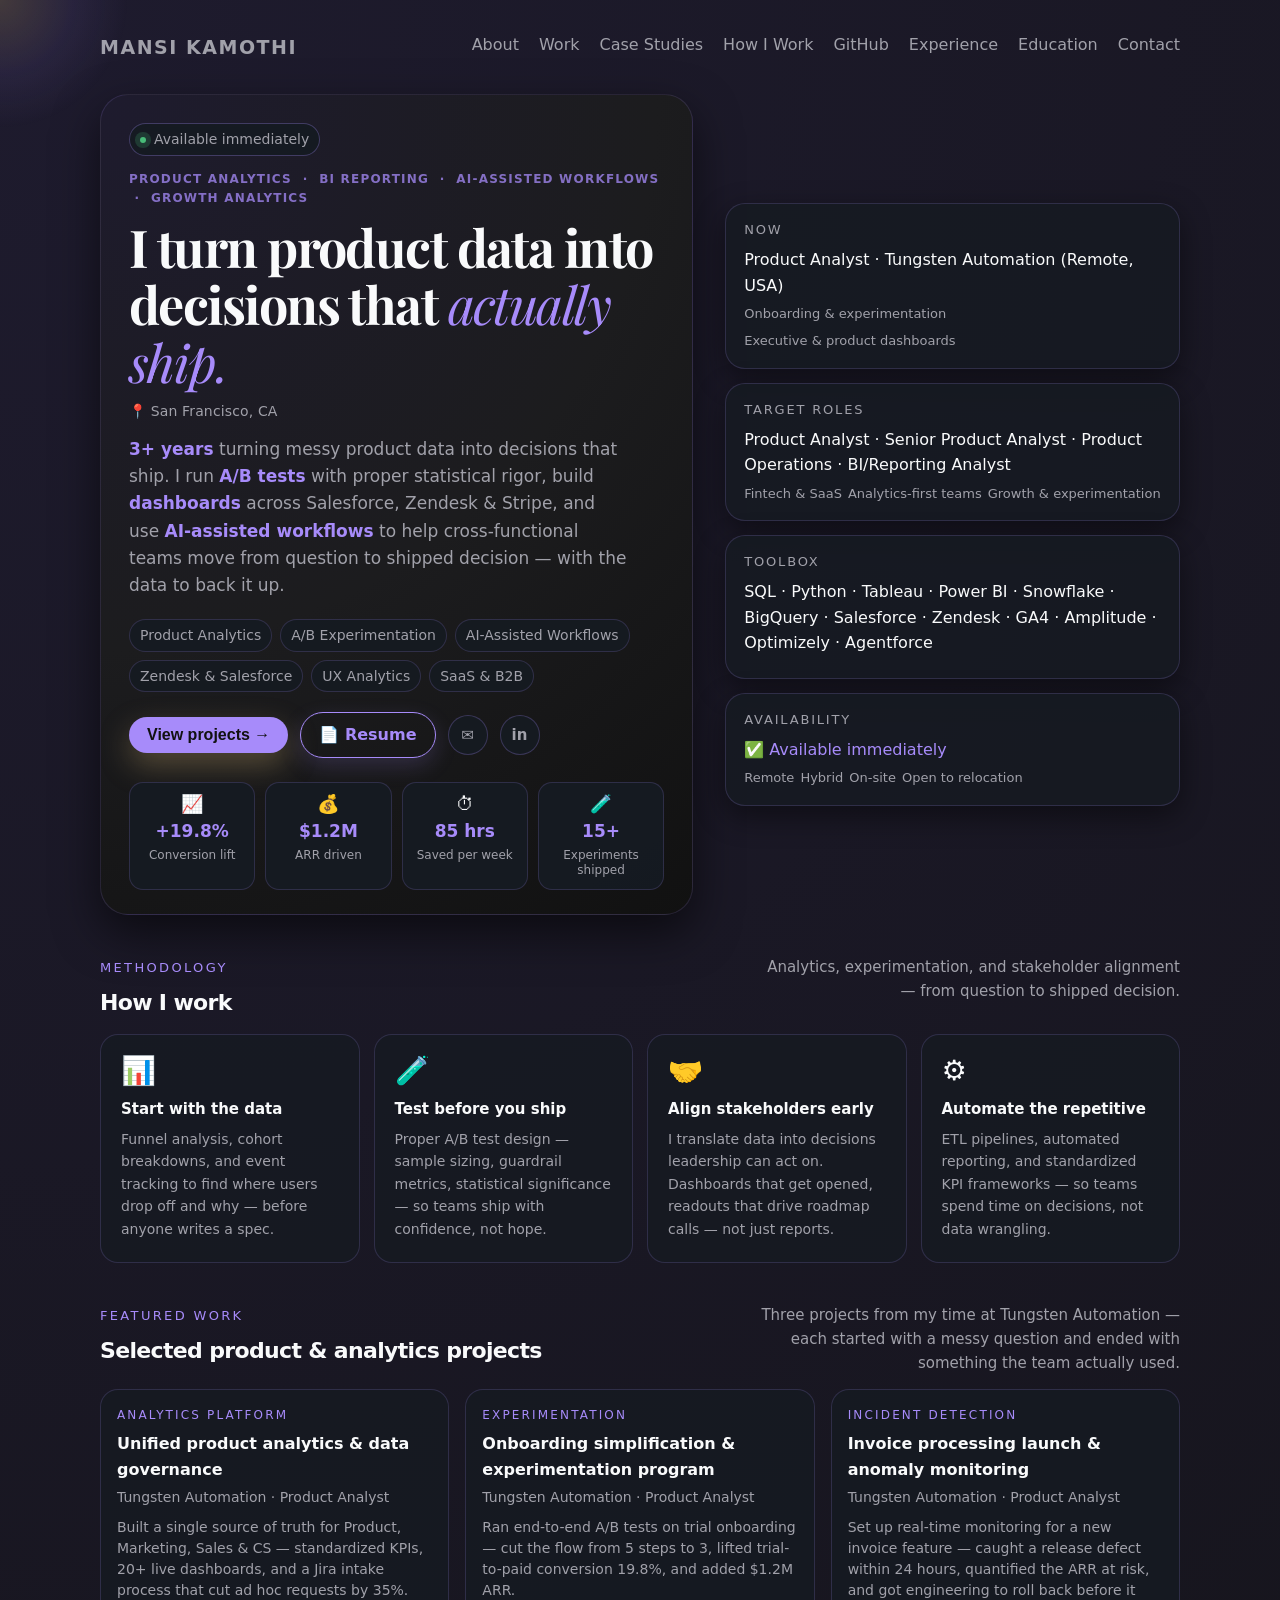
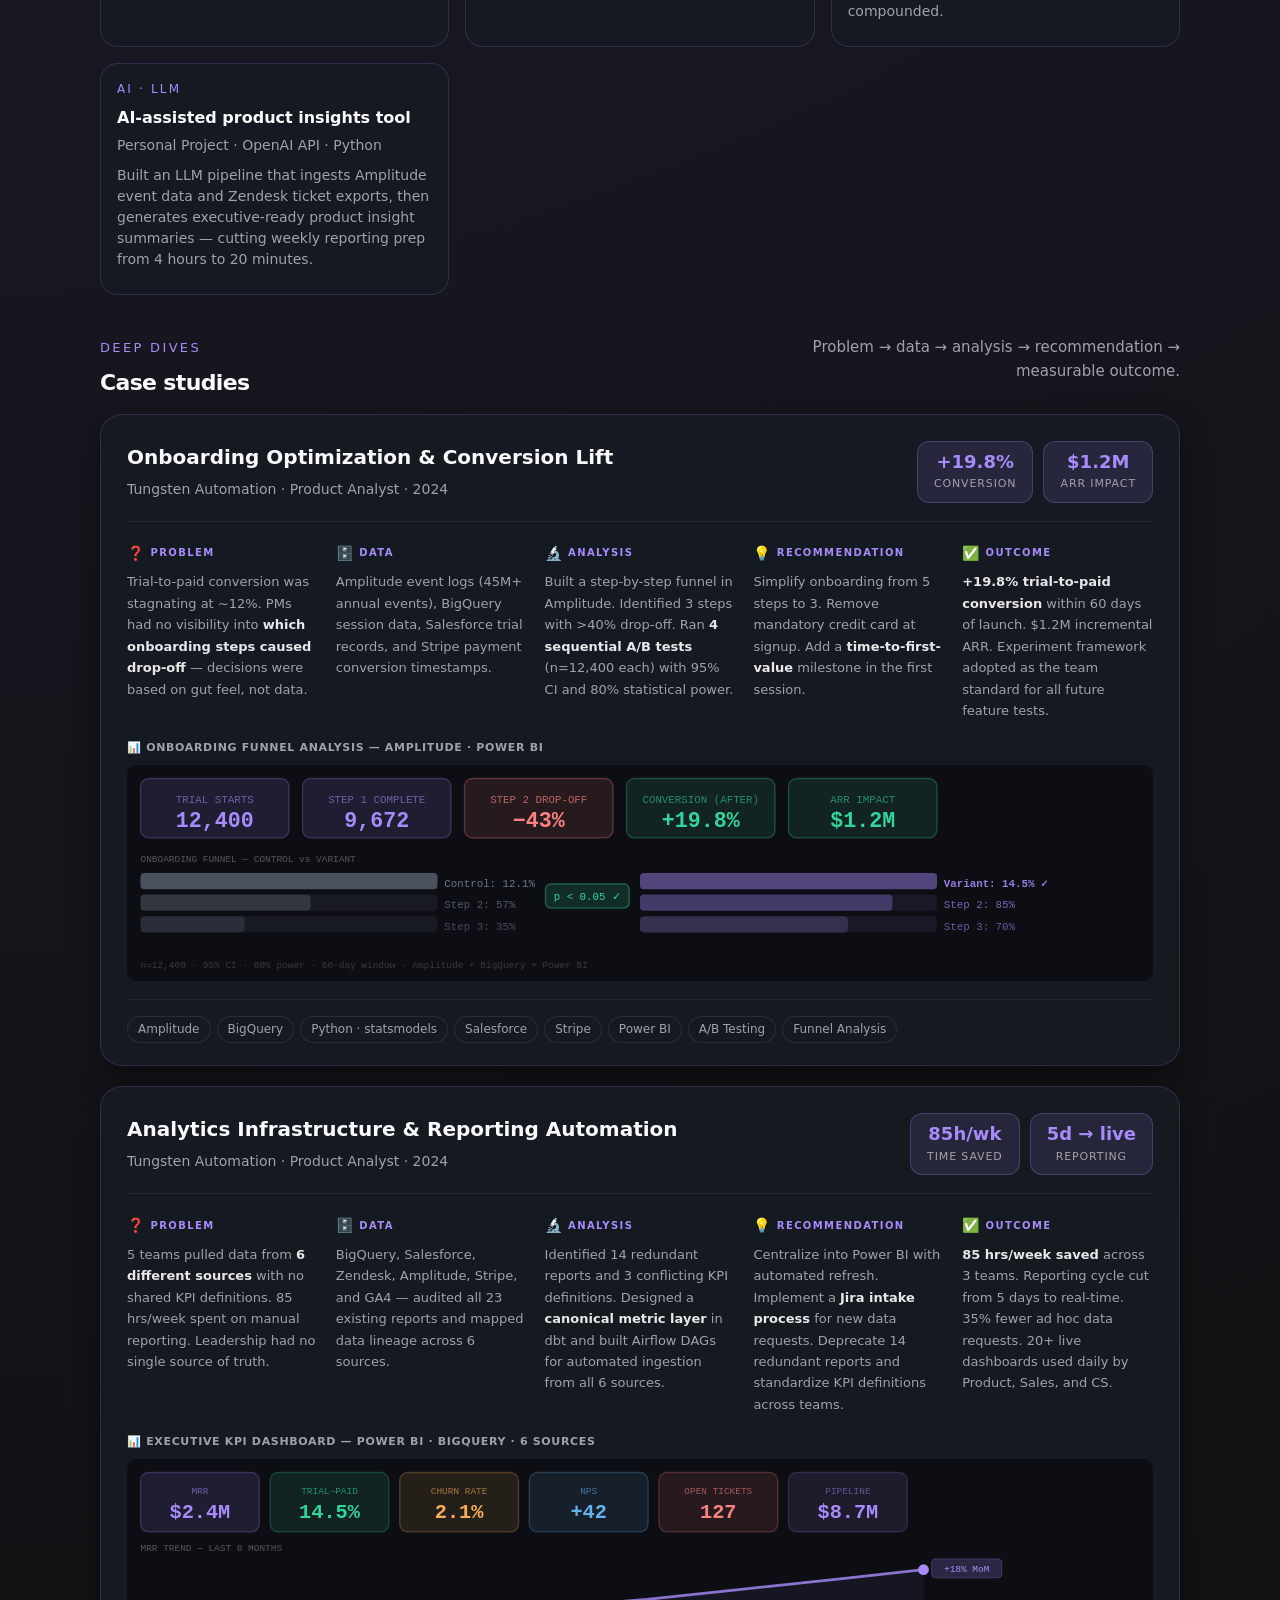
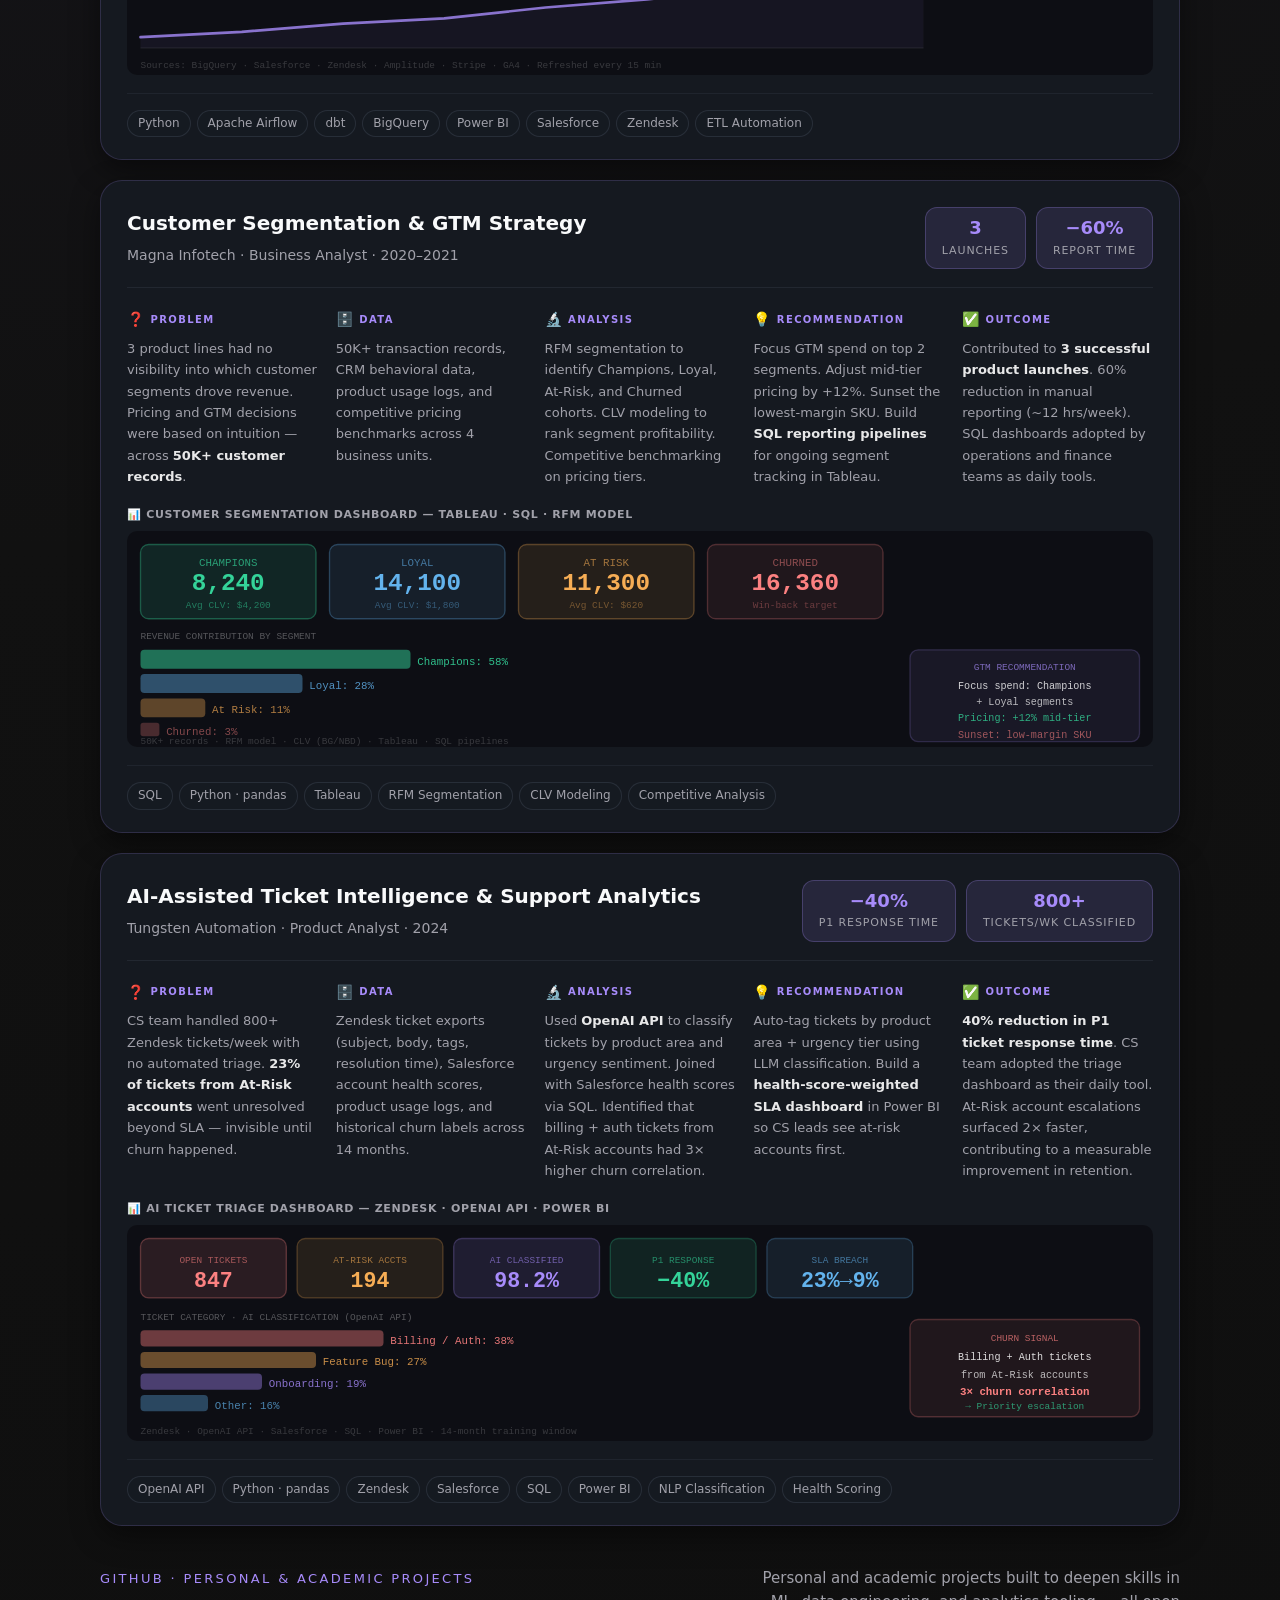
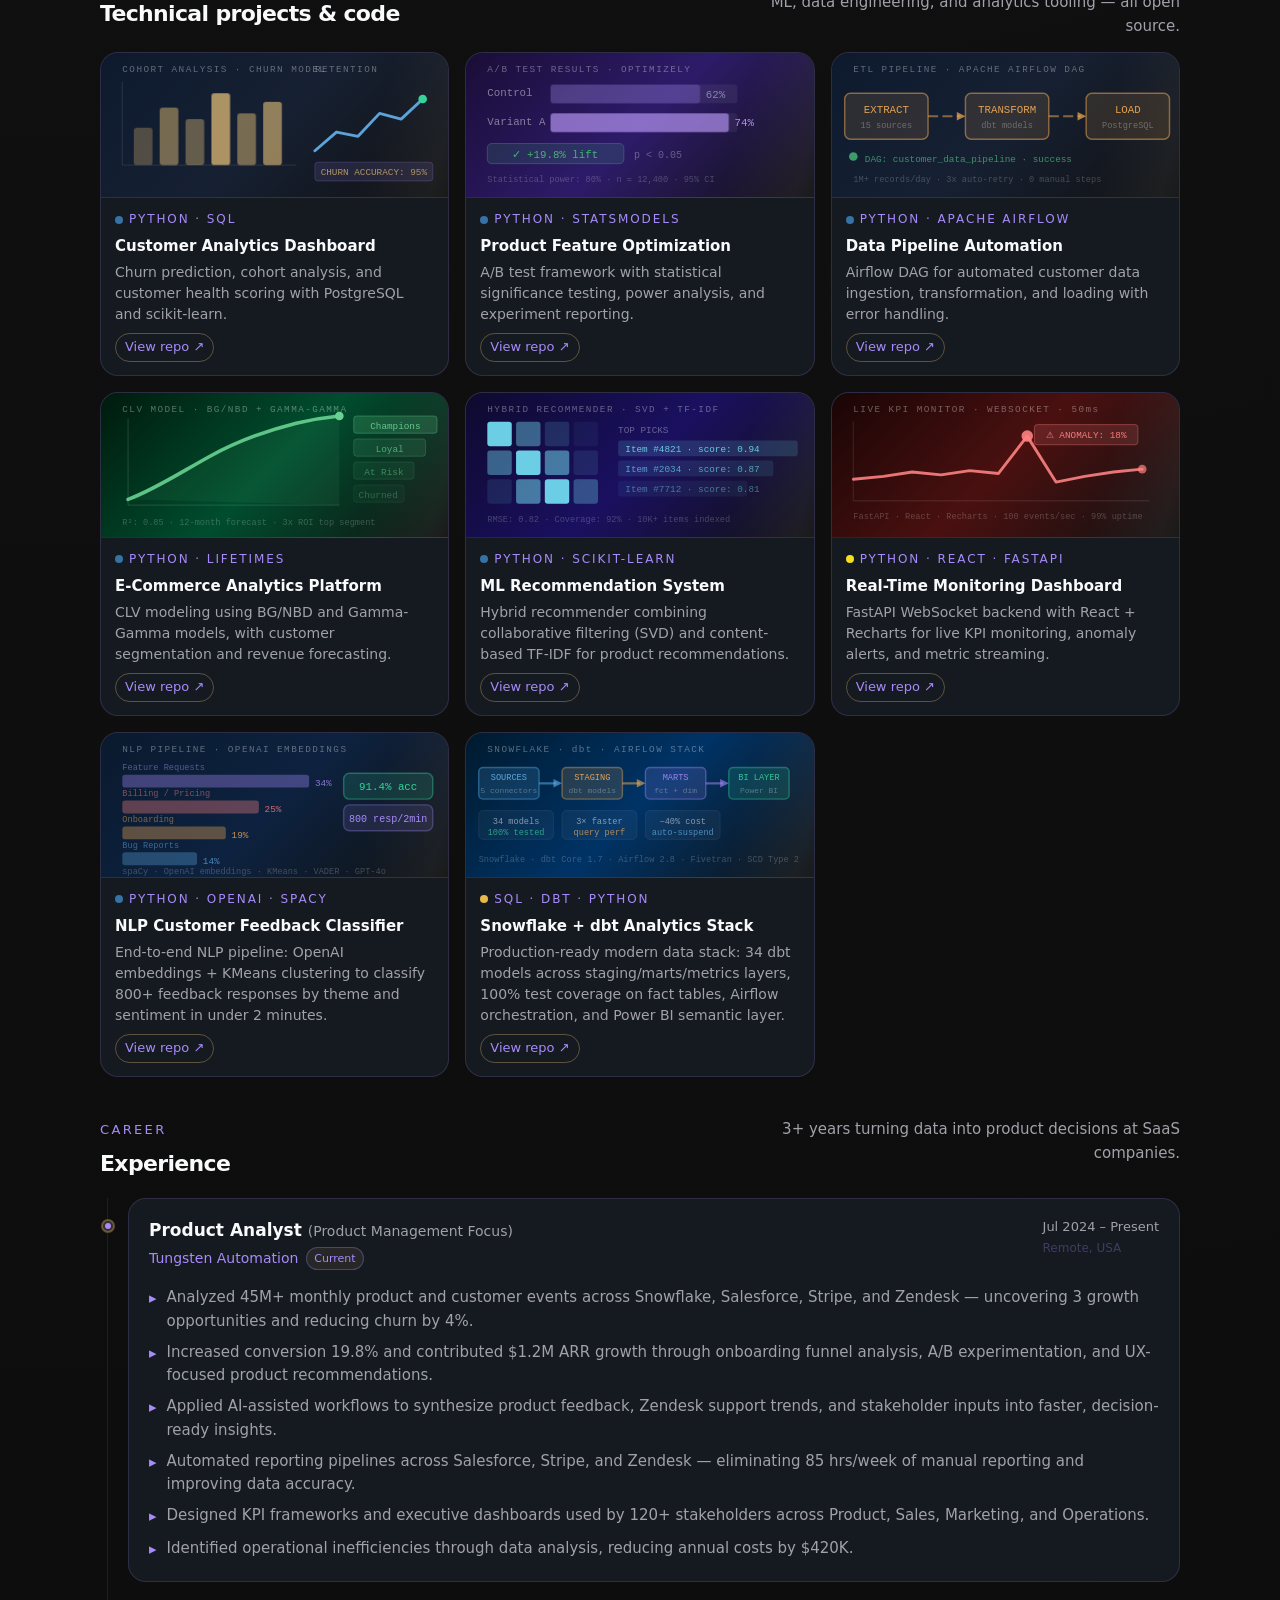
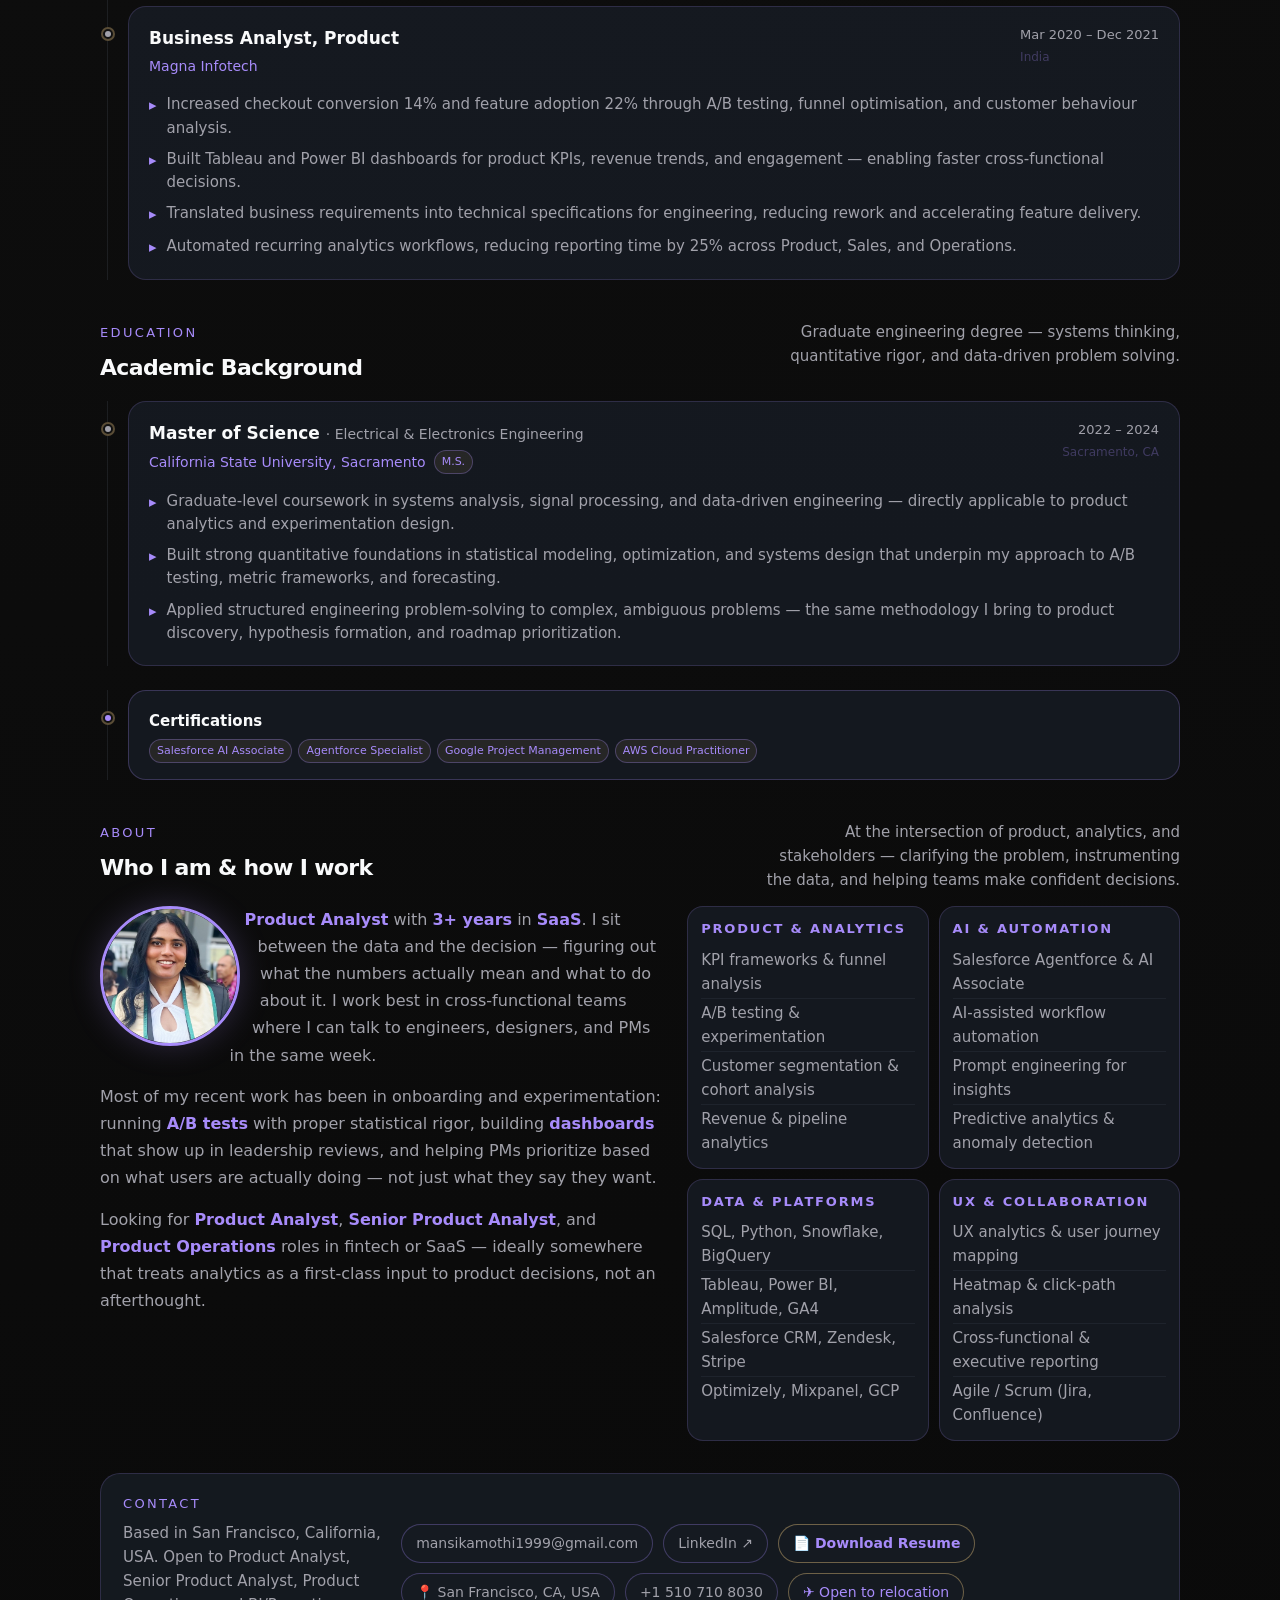
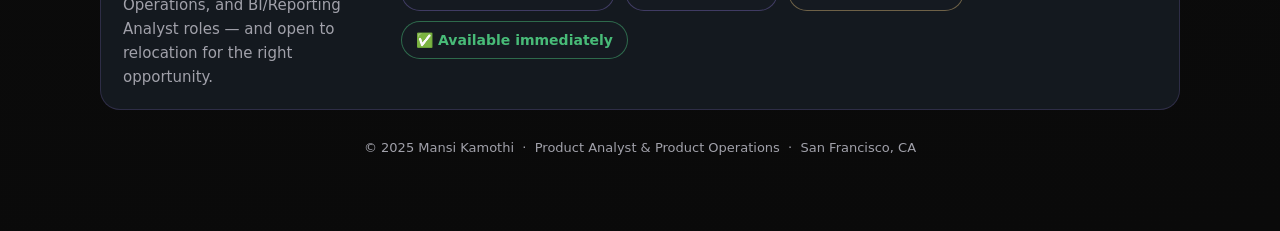
<file: index.html>
<!DOCTYPE html>
<html lang="en">
<head>
  <meta charset="UTF-8" />
  <meta name="viewport" content="width=device-width, initial-scale=1.0" />
  <link rel="preconnect" href="https://fonts.googleapis.com" />
  <link rel="preconnect" href="https://fonts.gstatic.com" crossorigin />
  <link href="https://fonts.googleapis.com/css2?family=Playfair+Display:ital,wght@0,600;0,700;1,400;1,600&display=swap" rel="stylesheet" />
  <title>Mansi Kamothi – Product Analyst | APM | Data Analyst Portfolio</title>
  <meta name="description" content="Mansi Kamothi — Product & Data Analyst with 3+ years in SaaS. Drove $1.2M ARR, 19.8% conversion lift, and 85 hrs/week saved. Open to APM and Product Analyst roles in fintech and SaaS." />
  <meta property="og:title" content="Mansi Kamothi – Product Analyst Portfolio" />
  <meta property="og:description" content="3+ years turning product data into decisions. $1.2M ARR · 19.8% conversion lift · 15+ experiments shipped. Open to APM & Product Analyst roles." />
  <meta property="og:type" content="website" />
  <meta name="twitter:card" content="summary" />
  <meta name="twitter:title" content="Mansi Kamothi – Product Analyst Portfolio" />
  <meta name="twitter:description" content="3+ years turning product data into decisions. $1.2M ARR · 19.8% conversion lift · 15+ experiments shipped." />
  <link rel="icon" href="data:image/svg+xml,<svg xmlns='http://www.w3.org/2000/svg' viewBox='0 0 100 100'><text y='.9em' font-size='90'>📊</text></svg>" />
  <style>
    /* ── Design tokens — Charcoal + Violet ── */
    :root {
      --bg: #111111;
      --bg-alt: #1c1c1e;
      --card: #1c1c1e;
      --accent: #a78bfa;
      --accent-2: #34d399;
      --accent-soft: rgba(167, 139, 250, 0.12);
      --text: #f9fafb;
      --muted: #a1a1aa;
      --border: rgba(167, 139, 250, 0.18);
      --shadow-soft: 0 18px 45px rgba(0,0,0,0.55);
      --shadow-subtle: 0 10px 30px rgba(0,0,0,0.45);
    }

    * { box-sizing: border-box; margin: 0; padding: 0; }

    body {
      font-family: system-ui, -apple-system, BlinkMacSystemFont, 'SF Pro Text', sans-serif;
      background: radial-gradient(circle at top left, #1e1b2e 0, #111111 45%, #0a0a0a 100%);
      color: var(--text);
      line-height: 1.6;
      -webkit-font-smoothing: antialiased;
      cursor: none;
    }

    a { color: inherit; text-decoration: none; }

    /* ── Scroll progress bar ── */
    #scroll-progress {
      position: fixed;
      top: 0; left: 0;
      height: 3px;
      width: 0%;
      background: linear-gradient(90deg, var(--accent), var(--accent-2));
      z-index: 9999;
      transition: width 0.1s linear;
      border-radius: 0 2px 2px 0;
    }

    /* ── Cursor glow ── */
    /* ── Bold keyword highlight for recruiters ── */
    .hero-subtitle strong,
    .about-grid strong {
      color: var(--accent);
      font-weight: 700;
    }

    #cursor-glow {
      position: fixed;
      width: 260px; height: 260px;
      border-radius: 50%;
      background: radial-gradient(circle, rgba(200,169,110,0.22) 0%, rgba(167,139,250,0.08) 40%, transparent 70%);
      pointer-events: none;
      transform: translate(-50%, -50%);
      z-index: 9998;
      transition: opacity 0.3s ease, width 0.25s ease, height 0.25s ease, background 0.25s ease;
    }
    #cursor-glow.cursor-active {
      width: 180px; height: 180px;
      background: radial-gradient(circle, rgba(200,169,110,0.45) 0%, rgba(167,139,250,0.18) 40%, transparent 70%);
    }

    /* ── Back to top ── */
    #back-to-top {
      position: fixed;
      bottom: 28px; right: 28px;
      width: 42px; height: 42px;
      border-radius: 50%;
      background: linear-gradient(135deg, var(--accent), var(--accent-2));
      border: none;
      cursor: pointer;
      display: flex; align-items: center; justify-content: center;
      font-size: 20px; color: #111111;
      box-shadow: 0 8px 24px rgba(200,169,110,0.4);
      opacity: 0; transform: translateY(12px);
      transition: opacity 0.3s ease, transform 0.3s ease;
      z-index: 9997;
    }
    #back-to-top.visible { opacity: 1; transform: translateY(0); }
    #back-to-top:hover { transform: translateY(-2px); }

    /* ── Layout ── */
    .page { max-width: 1120px; margin: 0 auto; padding: 32px 20px 72px; }

    /* ── Header ── */
    header {
      display: flex; justify-content: space-between; align-items: center;
      margin-bottom: 32px;
    }
    .logo {
      font-weight: 700; letter-spacing: 0.08em; font-size: 19px;
      text-transform: uppercase; color: var(--muted);
    }
    nav { display: flex; gap: 20px; font-size: 16px; color: var(--muted); }
    nav a { position: relative; padding-bottom: 4px; }
    nav a::after {
      content: ""; position: absolute; left: 0; bottom: 0;
      width: 0; height: 2px; border-radius: 999px;
      background: linear-gradient(90deg, var(--accent), var(--accent-2));
      transition: width 0.2s ease-out;
    }
    nav a:hover::after { width: 100%; }

    /* ── Hero ── */
    .hero {
      display: grid;
      grid-template-columns: minmax(0, 3fr) minmax(0, 2.3fr);
      gap: 32px; margin-bottom: 40px; align-items: center;
    }
    .hero-main {
      background: radial-gradient(circle at top left, #1e1b2e 0, #1c1c1e 55%, #111111 100%);
      border-radius: 28px; padding: 28px 28px 24px;
      box-shadow: var(--shadow-soft);
      border: 1px solid rgba(167,139,250,0.15);
      position: relative; overflow: hidden;
    }
    .hero-chip {
      display: inline-flex; align-items: center; gap: 8px;
      font-size: 14px; padding: 4px 10px; border-radius: 999px;
      background: rgba(22,27,34,0.9); border: 1px solid rgba(167,139,250,0.3);
      color: var(--muted); margin-bottom: 14px; backdrop-filter: blur(10px);
    }
    .hero-chip-dot {
      width: 6px; height: 6px; border-radius: 999px; background: #48bb78;
      box-shadow: 0 0 0 5px rgba(72,187,120,0.2);
      animation: pulse-dot 2s ease-in-out infinite;
    }
    @keyframes pulse-dot {
      0%, 100% { box-shadow: 0 0 0 5px rgba(72,187,120,0.2); }
      50% { box-shadow: 0 0 0 8px rgba(72,187,120,0.08); }
    }
    .hero-title {
      font-family: 'Playfair Display', Georgia, serif;
      font-size: clamp(34px, 5vw, 52px);
      font-weight: 700;
      letter-spacing: -0.03em;
      line-height: 1.1;
      margin-bottom: 10px;
    }
    .hero-title em {
      font-style: italic;
      font-weight: 400;
      color: var(--accent);
    }
    .hero-subtitle {
      font-size: 17px; color: var(--muted); max-width: 500px; margin-bottom: 20px;
    }
    .hero-tags { display: flex; flex-wrap: wrap; gap: 8px; margin-bottom: 20px; font-size: 14px; }
    .tag {
      padding: 4px 10px; border-radius: 999px;
      border: 1px solid var(--border); color: var(--muted);
      background: rgba(22,27,34,0.9);
      transition: border-color 0.2s, color 0.2s;
    }
    .tag:hover { border-color: var(--accent); color: var(--accent); }
    .hero-actions { display: flex; flex-wrap: wrap; gap: 12px; align-items: center; }
    .btn-primary {
      padding: 9px 18px; border-radius: 999px; border: none; cursor: pointer;
      background: var(--accent);
      color: #111111; font-weight: 700; font-size: 16px;
      display: inline-flex; align-items: center; gap: 8px;
      box-shadow: 0 12px 30px rgba(200,169,110,0.35);
      transition: transform 0.15s ease, box-shadow 0.15s ease;
    }
    .btn-primary:hover { transform: translateY(-1px); box-shadow: 0 16px 36px rgba(200,169,110,0.5); }
    .btn-ghost {
      padding: 8px 14px; border-radius: 999px;
      border: 1px solid rgba(167,139,250,0.3);
      background: rgba(22,27,34,0.9); color: var(--muted); font-size: 15px;
      display: inline-flex; align-items: center; gap: 6px; cursor: pointer;
      transition: border-color 0.2s, color 0.2s;
    }
    .btn-ghost:hover { border-color: var(--accent); color: var(--accent); }
    .hero-metrics {
      display: grid; grid-template-columns: repeat(4, minmax(0,1fr));
      gap: 10px; margin-top: 24px; font-size: 14px;
    }
    .metric-card {
      background: rgba(22,27,34,0.95); border-radius: 14px;
      padding: 12px 10px 10px; border: 1px solid var(--border);
      text-align: center;
      transition: border-color 0.2s, transform 0.15s;
    }
    .metric-card:hover { border-color: rgba(200,169,110,0.5); transform: translateY(-2px); }
    .metric-icon { font-size: 18px; margin-bottom: 5px; line-height: 1; }
    .metric-label { color: var(--muted); margin-top: 3px; font-size: 12px; line-height: 1.3; }
    .metric-value { font-weight: 700; font-size: 17px; color: var(--accent); }
    /* Hero name label */
    .hero-name {
      font-size: 13px; font-weight: 600; letter-spacing: 0.14em;
      text-transform: uppercase; color: var(--accent);
      margin-bottom: 10px; opacity: 0.85;
    }
    /* Icon-only CTA links */
    .hero-icon-link {
      width: 40px; height: 40px; border-radius: 50%;
      border: 1px solid rgba(167,139,250,0.25);
      background: rgba(22,27,34,0.9);
      display: inline-flex; align-items: center; justify-content: center;
      color: var(--muted); font-size: 15px; font-weight: 700;
      text-decoration: none;
      transition: border-color 0.2s, color 0.2s, transform 0.15s;
    }
    .hero-icon-link:hover { border-color: var(--accent); color: var(--accent); transform: translateY(-1px); }

    /* ── Hero side ── */
    .hero-side { display: flex; flex-direction: column; gap: 14px; }
    .pill-card {
      background: rgba(22,27,34,0.92); border-radius: 20px; padding: 16px 18px;
      border: 1px solid var(--border); box-shadow: var(--shadow-subtle);
      transition: border-color 0.2s, transform 0.15s;
    }
    .pill-card:hover { border-color: rgba(200,169,110,0.4); transform: translateY(-1px); }
    .pill-title {
      font-size: 13px; text-transform: uppercase; letter-spacing: 0.14em;
      color: var(--muted); margin-bottom: 6px;
    }
    .pill-main { font-size: 16px; margin-bottom: 6px; }
    .pill-tags { display: flex; flex-wrap: wrap; gap: 6px; font-size: 13px; color: var(--muted); }

    /* ── Section headers ── */
    .section-label {
      font-size: 13px; letter-spacing: 0.18em; text-transform: uppercase;
      color: var(--accent); margin-bottom: 6px;
    }
    .section-header {
      display: flex; justify-content: space-between; align-items: baseline;
      margin-bottom: 14px; margin-top: 40px;
    }
    .section-title { font-size: 22px; letter-spacing: -0.03em; }
    .section-subtitle { font-size: 15px; color: var(--muted); max-width: 420px; text-align: right; }

    /* ── Projects grid ── */
    .projects-grid {
      display: grid; grid-template-columns: repeat(3, minmax(0,1fr));
      gap: 16px; margin-bottom: 10px;
    }
    .project-card {
      background: rgba(22,27,34,0.92); border-radius: 18px;
      padding: 16px 16px 14px; border: 1px solid var(--border);
      cursor: pointer; display: flex; flex-direction: column;
      transition: transform 0.14s ease-out, box-shadow 0.14s ease-out, border-color 0.14s ease-out;
      animation: card-hint-pulse 3s ease-in-out infinite;
    }
    @keyframes card-hint-pulse {
      0%, 100% { box-shadow: 0 0 0 0 rgba(200,169,110,0); }
      50% { box-shadow: 0 0 0 4px rgba(167,139,250,0.12); }
    }
    .project-card:hover {
      transform: translateY(-3px); box-shadow: var(--shadow-subtle);
      border-color: rgba(200,169,110,0.7);
      animation: none;
    }
    .project-chip {
      font-size: 12px; text-transform: uppercase; letter-spacing: 0.18em;
      color: var(--accent); margin-bottom: 6px;
    }
    .project-title { font-size: 16px; margin-bottom: 4px; font-weight: 600; }
    .project-role { font-size: 14px; color: var(--muted); margin-bottom: 8px; }
    .project-meta { font-size: 14px; color: var(--muted); line-height: 1.5; flex: 1; }
    .gh-bar { transform-origin: bottom center; animation: gh-bar-grow 1s ease-out both; }
    @keyframes gh-bar-grow { from { transform: scaleY(0); } to { transform: scaleY(1); } }
    .gh-line-path { stroke-dasharray: 400; stroke-dashoffset: 400; animation: gh-line-draw 1.4s ease-out both 0.2s; }
    @keyframes gh-line-draw { to { stroke-dashoffset: 0; } }
    .gh-pulse { animation: gh-pulse-anim 1.6s ease-in-out infinite; }
    @keyframes gh-pulse-anim { 0%,100%{r:3;opacity:1} 50%{r:6;opacity:0.5} }
    .gh-flow { stroke-dasharray: 7,3; animation: gh-flow-move 1.5s linear infinite; }
    @keyframes gh-flow-move { from{stroke-dashoffset:10} to{stroke-dashoffset:0} }
    .project-mini-metrics {
      display: grid; grid-template-columns: repeat(2, minmax(0,1fr));
      gap: 6px; margin-top: 10px;
      max-height: 0; overflow: hidden;
      transition: max-height 0.35s ease, opacity 0.3s ease, padding 0.35s ease;
      opacity: 0; padding: 0 1px;
    }
    .project-card:hover .project-mini-metrics { max-height: 80px; opacity: 1; padding: 2px 1px; }
    .project-mini-metric {
      background: rgba(200,169,110,0.09); border-radius: 8px;
      padding: 5px 8px; border: 1px solid rgba(200,169,110,0.45);
      text-align: center;
      transform: translateY(6px);
      transition: transform 0.3s ease;
    }
    .project-card:hover .project-mini-metric { transform: translateY(0); }
    .project-card:hover .project-mini-metric:nth-child(2) { transition-delay: 0.07s; }
    .project-mini-val { font-size: 15px; font-weight: 700; color: var(--accent); line-height: 1.2; }
    .project-mini-lbl { font-size: 11px; color: var(--muted); text-transform: uppercase; letter-spacing: 0.1em; }
    .project-card-footer {
      display: flex; align-items: center; justify-content: space-between;
      margin-top: auto; padding-top: 8px;
      border-top: 1px solid rgba(148,163,184,0.08);
    }
    .project-card-badge {
      font-size: 11px; text-transform: uppercase; letter-spacing: 0.14em;
      color: var(--accent); background: var(--accent-soft);
      border: 1px solid rgba(167,139,250,0.3); border-radius: 999px;
      padding: 2px 7px;
    }
    .project-card-cta {
      font-size: 13px; color: var(--accent);
      display: flex; align-items: center; gap: 4px;
      opacity: 0.6; transition: opacity 0.2s, letter-spacing 0.2s;
    }
    .project-card:hover .project-card-cta { opacity: 1; letter-spacing: 0.02em; }

    /* ── Case studies ── */
    .case-study {
      background: rgba(22,27,34,0.9); border-radius: 22px;
      padding: 22px 22px 20px; border: 1px solid var(--border);
      margin-top: 14px; margin-bottom: 16px; box-shadow: var(--shadow-subtle);
      transition: border-color 0.2s;
    }
    .case-study:hover { border-color: rgba(167,139,250,0.3); }
    .case-header { display: flex; justify-content: space-between; gap: 16px; margin-bottom: 14px; }
    .case-title { font-size: 19px; margin-bottom: 4px; font-weight: 600; }
    .case-tagline { font-size: 15px; color: var(--muted); }
    .case-meta { font-size: 13px; color: var(--muted); text-align: right; min-width: 170px; }
    .pill-row { display: flex; flex-wrap: wrap; gap: 8px; margin-top: 6px; }
    .pill-small {
      border-radius: 999px; background: rgba(22,27,34,0.95);
      border: 1px solid var(--border); padding: 3px 9px; font-size: 13px;
    }
    .case-body {
      display: grid; grid-template-columns: minmax(0,1.8fr) minmax(0,1.4fr);
      gap: 20px; margin-top: 8px;
    }
    .case-column h4 {
      font-size: 13px; letter-spacing: 0.16em; text-transform: uppercase;
      color: var(--accent); margin-bottom: 6px; margin-top: 14px;
    }
    .case-column h4:first-child { margin-top: 0; }
    .case-column p { font-size: 15px; color: var(--muted); margin-bottom: 8px; line-height: 1.6; }
    .case-column ul { padding-left: 16px; margin-bottom: 6px; }
    .case-column li { font-size: 15px; color: var(--muted); margin-bottom: 4px; line-height: 1.55; }
    .case-column li strong { color: var(--text); }
    .metrics-row { display: flex; flex-wrap: wrap; gap: 8px; margin-top: 10px; }
    .metric-pill {
      border-radius: 999px; background: var(--accent-soft); color: var(--accent);
      font-size: 13px; padding: 4px 10px; border: 1px solid rgba(200,169,110,0.4);
    }

    /* ── GitHub projects (animated thumbnail grid) ── */
    .gh-grid {
      display: grid;
      grid-template-columns: repeat(3, minmax(0,1fr));
      gap: 16px;
    }
    .gh-card {
      background: rgba(22,27,34,0.92);
      border-radius: 18px;
      border: 1px solid var(--border);
      overflow: hidden;
      display: block;
      transition: transform 0.2s ease-out, box-shadow 0.2s ease-out, border-color 0.2s ease-out;
    }
    .gh-card:hover {
      transform: translateY(-5px);
      box-shadow: 0 20px 50px rgba(0,0,0,0.5);
      border-color: rgba(200,169,110,0.8);
    }
    .gh-thumb {
      width: 100%; aspect-ratio: 2.4/1;
      display: flex; align-items: center; justify-content: center;
      position: relative; overflow: hidden;
      border-bottom: 1px solid var(--border);
    }
    .gh-thumb::after {
      content: "";
      position: absolute; inset: 0;
      background: linear-gradient(105deg, transparent 40%, rgba(255,255,255,0.05) 50%, transparent 60%);
      background-size: 200% 100%;
      animation: gh-shimmer 3s ease-in-out infinite;
    }
    @keyframes gh-shimmer {
      0% { background-position: 200% 0; }
      100% { background-position: -200% 0; }
    }
    .gh-icon {
      font-size: 40px; z-index: 2; position: relative;
      filter: drop-shadow(0 0 14px currentColor);
      animation: gh-float 3.5s ease-in-out infinite;
    }
    @keyframes gh-float {
      0%,100% { transform: translateY(0) scale(1); }
      50% { transform: translateY(-7px) scale(1.05); }
    }
    .gh-dot {
      position: absolute; border-radius: 50%;
      background: rgba(255,255,255,0.1);
      animation: gh-rise linear infinite;
    }
    @keyframes gh-rise {
      0% { transform: translateY(110%) scale(0.3); opacity: 0; }
      20% { opacity: 0.8; }
      80% { opacity: 0.3; }
      100% { transform: translateY(-110%) scale(1.1); opacity: 0; }
    }
    .gh-repo-label {
      position: absolute; bottom: 7px; left: 12px;
      font-size: 11px; letter-spacing: 0.14em; text-transform: uppercase;
      color: rgba(255,255,255,0.4); z-index: 3;
    }
    .gh-octo {
      position: absolute; top: 10px; right: 12px;
      width: 20px; height: 20px; z-index: 3;
      opacity: 0.4; transition: opacity 0.2s;
      fill: white;
    }
    .gh-card:hover .gh-octo { opacity: 0.9; }
    .gh-body { padding: 12px 14px 13px; }
    .gh-lang {
      display: flex; align-items: center; gap: 6px;
      font-size: 12px; text-transform: uppercase; letter-spacing: 0.16em;
      color: var(--accent); margin-bottom: 5px;
    }
    .gh-dot-lang {
      width: 8px; height: 8px; border-radius: 50%; flex-shrink: 0;
    }
    .gh-title { font-size: 15px; font-weight: 600; margin-bottom: 4px; }
    .gh-desc { font-size: 14px; color: var(--muted); line-height: 1.5; margin-bottom: 8px; }
    .gh-footer {
      display: flex; align-items: center; justify-content: space-between;
      font-size: 13px; color: var(--muted);
    }
    .gh-link {
      font-size: 13px; color: var(--accent);
      border: 1px solid rgba(200,169,110,0.4);
      border-radius: 999px; padding: 3px 9px;
      transition: background 0.15s, border-color 0.15s;
    }
    .gh-link:hover { background: var(--accent-soft); border-color: var(--accent); }
    @media (max-width: 900px) { .gh-grid { grid-template-columns: repeat(2, minmax(0,1fr)); } }
    @media (max-width: 640px) { .gh-grid { grid-template-columns: minmax(0,1fr); } }

    /* ── Experience ── */
    .exp-section { margin-top: 40px; }
    .exp-timeline { position: relative; padding-left: 28px; margin-top: 16px; }
    .exp-timeline::before {
      content: ''; position: absolute; left: 7px; top: 0; bottom: 0;
      width: 1px; background: rgba(148,163,184,0.12);
    }
    .exp-item {
      position: relative; margin-bottom: 24px;
      background: rgba(22,27,34,0.92); border-radius: 18px;
      padding: 18px 20px 16px; border: 1px solid var(--border);
      transition: border-color 0.2s, transform 0.15s;
    }
    .exp-item:hover { border-color: rgba(200,169,110,0.4); transform: translateY(-1px); }
    .exp-dot {
      position: absolute; left: -28px; top: 20px;
      width: 14px; height: 14px; border-radius: 50%;
      border: 2px solid rgba(200,169,110,0.4); background: #111111;
      display: flex; align-items: center; justify-content: center;
    }
    .exp-dot-inner {
      width: 6px; height: 6px; border-radius: 50%; background: var(--muted);
    }
    .exp-dot-inner.current {
      background: var(--accent);
      box-shadow: 0 0 0 3px rgba(200,169,110,0.2);
      animation: pulse-dot 2s ease-in-out infinite;
    }
    .exp-header { display: flex; justify-content: space-between; align-items: flex-start; gap: 12px; margin-bottom: 12px; flex-wrap: wrap; }
    .exp-role { font-size: 17px; font-weight: 600; margin-bottom: 3px; }
    .exp-company { display: flex; align-items: center; gap: 8px; font-size: 14px; color: var(--accent); }
    .exp-badge {
      font-size: 11px; padding: 2px 7px; border-radius: 999px;
      background: rgba(200,169,110,0.1); border: 1px solid rgba(167,139,250,0.3);
      color: var(--accent);
    }
    .exp-period { font-size: 13px; color: var(--muted); text-align: right; }
    .exp-location { font-size: 12px; color: rgba(167,139,250,0.3); margin-top: 2px; }
    .exp-bullets { list-style: none; padding: 0; margin: 0; }
    .exp-bullets li {
      display: flex; gap: 10px; font-size: 15px; color: var(--muted);
      padding: 4px 0; line-height: 1.55;
    }
    .exp-bullets li::before { content: '▸'; color: var(--accent); flex-shrink: 0; margin-top: 1px; }

    /* ── About ── */
    .about-grid {
      display: grid; grid-template-columns: minmax(0,1.6fr) minmax(0,1.4fr);
      gap: 24px; margin-top: 6px;
    }
    .about-grid > div > p { font-size: 16px; color: var(--muted); margin-bottom: 14px; line-height: 1.7; }
    .about-photo {
      width: 140px; height: 140px;
      border-radius: 50%;
      object-fit: cover;
      object-position: center 15%;
      border: 3px solid var(--accent);
      box-shadow: 0 0 32px rgba(167,139,250,0.22);
      float: left;
      margin-right: 24px;
      margin-bottom: 8px;
      shape-outside: circle(50%);
    }
    .skills-grid { display: grid; grid-template-columns: repeat(2, minmax(0,1fr)); gap: 10px; }
    .skills-card {
      background: rgba(22,27,34,0.92); border-radius: 16px;
      padding: 12px 13px 11px; border: 1px solid var(--border);
      transition: border-color 0.2s;
    }
    .skills-card:hover { border-color: rgba(200,169,110,0.4); }
    .skills-card h4 {
      font-size: 13px; text-transform: uppercase; letter-spacing: 0.14em;
      color: var(--accent); margin-bottom: 6px;
    }
    .skills-card ul { list-style: none; }
    .skills-card li { font-size: 15px; color: var(--muted); padding: 2px 0; }
    .skills-card li + li { border-top: 1px solid rgba(148,163,184,0.08); }

    /* ── Contact ── */
    .contact {
      margin-top: 32px; padding: 20px 22px; border-radius: 20px;
      border: 1px solid var(--border); background: rgba(22,27,34,0.9);
      display: flex; justify-content: space-between; gap: 16px; align-items: center;
    }
    .contact > div > p { font-size: 15px; color: var(--muted); margin-top: 4px; max-width: 480px; }
    .contact-links { display: flex; flex-wrap: wrap; gap: 10px; }
    .contact-pill {
      border-radius: 999px; border: 1px solid rgba(167,139,250,0.3);
      padding: 7px 14px; color: var(--muted); background: rgba(22,27,34,0.95);
      font-size: 14px; transition: border-color 0.2s, color 0.2s;
    }
    .contact-pill:hover { border-color: var(--accent); color: var(--accent); }

    footer { margin-top: 28px; font-size: 13px; color: var(--muted); text-align: center; }

    /* ── Fade-in on scroll ── */
    .fade-in {
      opacity: 0; transform: translateY(18px);
      transition: opacity 0.55s ease, transform 0.55s ease;
    }
    .fade-in.visible { opacity: 1; transform: translateY(0); }

    /* ── Responsive ── */
    @media (max-width: 900px) {
      header { flex-direction: column; align-items: flex-start; gap: 10px; }
      nav { gap: 14px; }
      .hero { grid-template-columns: minmax(0,1fr); }
      .case-body, .about-grid { grid-template-columns: minmax(0,1fr); }
      .projects-grid { grid-template-columns: repeat(2, minmax(0,1fr)); }
    }
    @media (max-width: 640px) {
      .page { padding: 24px 16px 56px; }
      .hero-main { padding: 20px 18px 18px; }
      .hero-metrics { grid-template-columns: repeat(2, minmax(0,1fr)); }
      .projects-grid { grid-template-columns: minmax(0,1fr); }
      .case-header { flex-direction: column; }
      .case-meta { text-align: left; }
      .contact { flex-direction: column; align-items: flex-start; }
      body { cursor: auto; }
      #cursor-glow { display: none; }
      /* ── Additional mobile fixes ── */
      .section-header { flex-direction: column; gap: 6px; margin-top: 32px; }
      .section-subtitle { text-align: left; max-width: 100%; }
      nav { flex-wrap: wrap; gap: 10px; font-size: 14px; }
      .hero-subtitle { font-size: 15px; }
      .hero-side { gap: 10px; }
      .pill-card { padding: 12px 14px; }
      .hero-actions { gap: 8px; }
      .hero-tags { gap: 6px; }
      .exp-header { gap: 8px; }
      .exp-period { text-align: left; }
      .skills-grid { grid-template-columns: minmax(0,1fr); }
      .about-grid { gap: 16px; }
    }
    @media (max-width: 480px) {
      .hero-title { font-size: 28px; }
      .hero-chip { font-size: 12px; }
      .metric-value { font-size: 15px; }
      .metric-label { font-size: 11px; }
      .btn-primary { font-size: 14px; padding: 8px 14px; }
      .btn-ghost { font-size: 13px; padding: 7px 12px; }
      .logo { font-size: 16px; }
      .exp-role { font-size: 15px; }
      .exp-bullets li { font-size: 14px; }
      .contact-links { gap: 8px; }
      .contact-pill { font-size: 13px; padding: 6px 12px; }
    }

    /* ── Project modals ── */
    .modal-overlay {
      position: fixed; inset: 0; z-index: 10000;
      background: rgba(5,7,19,0.88);
      backdrop-filter: blur(10px);
      display: flex; align-items: center; justify-content: center;
      padding: 20px;
      opacity: 0; pointer-events: none;
      transition: opacity 0.3s ease;
      cursor: auto !important;
    }
    .modal-overlay.open { opacity: 1; pointer-events: all; }
    /* Force real cursor visible inside modal for all children */
    .modal-overlay *, .modal-overlay *::before, .modal-overlay *::after {
      cursor: auto !important;
    }
    .modal-overlay .modal-close,
    .modal-overlay button,
    .modal-overlay a {
      cursor: pointer !important;
    }
    .modal-panel {
      background: #1c1c1e;
      border: 1px solid rgba(167,139,250,0.18);
      border-radius: 24px;
      width: 100%; max-width: 800px;
      max-height: 90vh; overflow-y: auto;
      transform: translateY(48px) scale(0.95);
      transition: transform 0.38s cubic-bezier(0.34,1.4,0.64,1);
      box-shadow: 0 40px 90px rgba(0,0,0,0.65);
      scrollbar-width: thin; scrollbar-color: rgba(167,139,250,0.3) transparent;
    }
    .modal-overlay.open .modal-panel { transform: translateY(0) scale(1); }
    .modal-header {
      padding: 26px 26px 22px; border-radius: 24px 24px 0 0;
      position: relative;
    }
    .modal-header-icon { font-size: 36px; margin-bottom: 10px; display: block; filter: drop-shadow(0 0 12px currentColor); }
    .modal-header h2 { font-size: 21px; letter-spacing: -0.03em; margin-bottom: 5px; color: #fff; }
    .modal-header-role { font-size: 15px; color: rgba(255,255,255,0.55); }
    .modal-close {
      position: absolute; top: 14px; right: 14px;
      width: 44px; height: 44px; border-radius: 50%;
      background: rgba(255,255,255,0.12); border: 1.5px solid rgba(255,255,255,0.22);
      color: rgba(255,255,255,0.9); font-size: 18px; cursor: pointer !important;
      display: flex; align-items: center; justify-content: center;
      transition: background 0.2s, transform 0.2s, box-shadow 0.2s;
      z-index: 10; /* above modal-header content */
    }
    .modal-close:hover {
      background: rgba(255,255,255,0.25);
      box-shadow: 0 0 0 3px rgba(167,139,250,0.3);
      transform: rotate(90deg);
    }
    .modal-content { padding: 20px 26px 26px; }
    .modal-metrics {
      display: grid; grid-template-columns: repeat(4,minmax(0,1fr));
      gap: 10px; margin-bottom: 20px;
    }
    .modal-metric {
      background: rgba(22,27,34,0.95); border-radius: 14px;
      padding: 13px 12px 11px; border: 1px solid rgba(148,163,184,0.12);
      text-align: center;
      opacity: 0; transform: translateY(14px);
      transition: opacity 0.4s ease, transform 0.4s ease;
    }
    .modal-metric.show { opacity: 1; transform: translateY(0); }
    .modal-metric-value {
      font-size: 24px; font-weight: 700; color: var(--accent);
      letter-spacing: -0.04em; line-height: 1; margin-bottom: 5px;
    }
    .modal-metric-label { font-size: 12px; color: var(--muted); text-transform: uppercase; letter-spacing: 0.12em; line-height: 1.3; }
    .modal-body {
      display: grid; grid-template-columns: minmax(0,1.15fr) minmax(0,1fr);
      gap: 14px; margin-bottom: 18px;
    }
    .modal-section-title {
      font-size: 12px; text-transform: uppercase; letter-spacing: 0.18em;
      color: var(--accent); margin-bottom: 10px;
    }
    .modal-chart-wrap, .modal-steps-wrap {
      background: rgba(22,27,34,0.7); border-radius: 14px; padding: 14px 16px;
    }
    .modal-bar-row { margin-bottom: 11px; }
    .modal-bar-row:last-child { margin-bottom: 0; }
    .modal-bar-label {
      font-size: 13px; color: var(--muted); margin-bottom: 5px;
      display: flex; justify-content: space-between;
    }
    .modal-bar-track {
      height: 5px; background: rgba(148,163,184,0.1);
      border-radius: 999px; overflow: hidden; margin-bottom: 3px;
    }
    .modal-bar-fill {
      height: 100%; border-radius: 999px; width: 0%;
      transition: width 0.9s cubic-bezier(0.4,0,0.2,1);
    }
    .modal-bar-fill.bar-before { background: rgba(148,163,184,0.25); }
    .modal-bar-fill.bar-after { background: linear-gradient(90deg, var(--accent), var(--accent-2)); }
    .modal-step {
      display: flex; align-items: flex-start; gap: 10px;
      padding: 7px 0; border-bottom: 1px solid rgba(148,163,184,0.07);
      opacity: 0; transform: translateX(-12px);
      transition: opacity 0.35s ease, transform 0.35s ease;
    }
    .modal-step.show { opacity: 1; transform: translateX(0); }
    .modal-step:last-child { border-bottom: none; }
    .modal-step-num {
      width: 20px; height: 20px; border-radius: 50%; flex-shrink: 0;
      background: var(--accent-soft); border: 1px solid rgba(200,169,110,0.35);
      color: var(--accent); font-size: 12px; font-weight: 700;
      display: flex; align-items: center; justify-content: center;
    }
    .modal-step-text { font-size: 14px; color: var(--muted); padding-top: 3px; line-height: 1.4; }
    .modal-tech { display: flex; flex-wrap: wrap; gap: 6px; margin-bottom: 20px; }
    .modal-tech-pill {
      border-radius: 999px; background: rgba(22,27,34,0.95);
      border: 1px solid rgba(200,169,110,0.2); padding: 4px 11px;
      font-size: 13px; color: var(--muted);
    }
    .modal-actions { display: flex; gap: 10px; flex-wrap: wrap; }
    .modal-btn-primary {
      padding: 9px 20px; border-radius: 999px; border: none; cursor: pointer;
      background: linear-gradient(135deg, var(--accent), var(--accent-2));
      color: #111111; font-weight: 600; font-size: 15px;
      display: inline-flex; align-items: center; gap: 7px; text-decoration: none;
      box-shadow: 0 8px 22px rgba(167,139,250,0.3);
      transition: transform 0.15s, box-shadow 0.15s;
    }
    .modal-btn-primary:hover { transform: translateY(-1px); box-shadow: 0 12px 30px rgba(200,169,110,0.42); }
    .modal-btn-ghost {
      padding: 8px 16px; border-radius: 999px;
      border: 1px solid rgba(167,139,250,0.25);
      background: transparent; color: var(--muted); font-size: 15px;
      display: inline-flex; align-items: center; gap: 7px; cursor: pointer;
      text-decoration: none; transition: border-color 0.2s, color 0.2s;
    }
    .modal-btn-ghost:hover { border-color: var(--accent); color: var(--accent); }
    /* ── Case study inside modal ── */
    .modal-case-divider { height: 1px; background: rgba(148,163,184,0.12); margin: 22px 0 18px; }
    .modal-case-body { display: grid; grid-template-columns: 1fr 1fr; gap: 20px; margin-top: 10px; }
    .modal-case-h4 {
      font-size: 11px; text-transform: uppercase; letter-spacing: 0.14em;
      color: var(--muted); margin: 14px 0 7px; font-weight: 600;
    }
    .modal-case-h4:first-child { margin-top: 0; }
    .modal-case-col p { font-size: 13px; color: var(--muted); line-height: 1.6; margin-bottom: 8px; }
    .modal-case-list { padding-left: 16px; margin: 0; }
    .modal-case-list li { font-size: 13px; color: var(--muted); line-height: 1.6; margin-bottom: 5px; }
    .modal-case-list li strong { color: rgba(255,255,255,0.9); }
    /* ── 7-section case study ── */
    .cs7 { margin-top: 10px; display: flex; flex-direction: column; }
    .cs7-section { padding: 13px 0; border-bottom: 1px solid rgba(148,163,184,0.1); }
    .cs7-section:last-child { border-bottom: none; }
    .cs7-header { display: flex; align-items: center; gap: 10px; margin-bottom: 7px; }
    .cs7-num { width: 20px; height: 20px; border-radius: 50%; background: rgba(167,139,250,0.15); color: var(--accent); font-size: 10px; font-weight: 700; display: flex; align-items: center; justify-content: center; flex-shrink: 0; }
    .cs7-label { font-size: 11px; font-weight: 600; text-transform: uppercase; letter-spacing: 0.12em; color: rgba(255,255,255,0.85); }
    .cs7-tag { font-size: 9px; font-weight: 600; letter-spacing: 0.1em; text-transform: uppercase; padding: 2px 7px; border-radius: 999px; margin-left: auto; flex-shrink: 0; }
    .cs7-tag.product { background: rgba(139,92,246,0.2); color: #a78bfa; border: 1px solid rgba(139,92,246,0.3); }
    .cs7-tag.ux { background: rgba(167,139,250,0.15); color: var(--accent); border: 1px solid rgba(167,139,250,0.25); }
    .cs7-tag.both { background: rgba(251,191,36,0.15); color: #fbbf24; border: 1px solid rgba(251,191,36,0.25); }
    .cs7-tag.outcome { background: rgba(52,211,153,0.15); color: #34d399; border: 1px solid rgba(52,211,153,0.25); }
    .cs7-body { font-size: 13px; color: var(--muted); line-height: 1.65; padding-left: 30px; }
    .cs7-body strong { color: rgba(255,255,255,0.9); }
    .cs7-body ul { padding-left: 16px; margin: 5px 0 0; }
    .cs7-body li { margin-bottom: 4px; }
    .cs7-next { font-size: 12px; color: #fbbf24; font-style: italic; margin-top: 5px; }
    .cs7-insight {
      background: rgba(167,139,250,0.08);
      border-left: 3px solid var(--accent);
      border-radius: 0 8px 8px 0;
      padding: 8px 12px;
      margin: 8px 0 4px 30px;
      font-size: 13px;
      color: rgba(255,255,255,0.85);
      font-style: italic;
      line-height: 1.5;
    }
    @media (max-width: 640px) {
      .modal-case-body { grid-template-columns: 1fr; }
    }
    @media (max-width: 640px) {
      .modal-metrics { grid-template-columns: repeat(2,minmax(0,1fr)); }
      .modal-body { grid-template-columns: minmax(0,1fr); }
      .modal-panel { border-radius: 20px; max-height: 95vh; }
    }

    /* ── Hero positioning tagline ── */
    .hero-positioning {
      font-size: 12px;
      font-weight: 600;
      letter-spacing: 0.1em;
      text-transform: uppercase;
      color: var(--accent);
      opacity: 0.75;
      margin-bottom: 10px;
    }

    /* ── How I Work ── */
    .how-grid {
      display: grid;
      grid-template-columns: repeat(4, minmax(0,1fr));
      gap: 14px;
      margin-top: 4px;
    }
    .how-card {
      background: rgba(22,27,34,0.92);
      border-radius: 18px;
      padding: 22px 20px;
      border: 1px solid var(--border);
      transition: border-color 0.2s, transform 0.15s;
    }
    .how-card:hover { border-color: rgba(167,139,250,0.4); transform: translateY(-2px); }
    .how-icon { font-size: 28px; margin-bottom: 12px; line-height: 1; }
    .how-title { font-size: 15px; font-weight: 600; margin-bottom: 7px; }
    .how-desc { font-size: 14px; color: var(--muted); line-height: 1.6; }

    /* ── Case Studies (standalone section) ── */
    .cs-section { margin-top: 14px; display: flex; flex-direction: column; gap: 20px; }
    .cs-card {
      background: rgba(22,27,34,0.92);
      border-radius: 22px;
      padding: 26px 26px 22px;
      border: 1px solid var(--border);
      box-shadow: var(--shadow-subtle);
      transition: border-color 0.2s;
    }
    .cs-card:hover { border-color: rgba(167,139,250,0.35); }
    .cs-card-header {
      display: flex;
      justify-content: space-between;
      align-items: flex-start;
      gap: 16px;
      margin-bottom: 20px;
      padding-bottom: 18px;
      border-bottom: 1px solid rgba(148,163,184,0.1);
    }
    .cs-card-title { font-size: 20px; font-weight: 600; margin-bottom: 5px; }
    .cs-card-sub { font-size: 14px; color: var(--muted); }
    .cs-card-metrics { display: flex; gap: 10px; flex-shrink: 0; }
    .cs-metric {
      background: var(--accent-soft);
      border: 1px solid rgba(167,139,250,0.25);
      border-radius: 12px;
      padding: 9px 16px;
      text-align: center;
      min-width: 84px;
    }
    .cs-metric-val { font-size: 18px; font-weight: 700; color: var(--accent); line-height: 1.2; }
    .cs-metric-lbl { font-size: 11px; color: var(--muted); text-transform: uppercase; letter-spacing: 0.08em; margin-top: 3px; }
    .cs-body {
      display: grid;
      grid-template-columns: repeat(5, minmax(0,1fr));
      gap: 18px;
    }
    .cs-col-label {
      font-size: 10px;
      font-weight: 700;
      text-transform: uppercase;
      letter-spacing: 0.14em;
      color: var(--accent);
      margin-bottom: 7px;
      display: flex;
      align-items: center;
      gap: 5px;
    }
    .cs-col-label span { font-size: 14px; }
    .cs-col-text { font-size: 13px; color: var(--muted); line-height: 1.65; }
    .cs-col-text strong { color: rgba(255,255,255,0.9); }
    .cs-tools {
      display: flex; flex-wrap: wrap; gap: 6px;
      margin-top: 18px; padding-top: 16px;
      border-top: 1px solid rgba(148,163,184,0.08);
    }
    .cs-tool-pill {
      font-size: 12px; padding: 3px 10px; border-radius: 999px;
      background: rgba(22,27,34,0.95);
      border: 1px solid rgba(148,163,184,0.15);
      color: var(--muted);
    }

    /* ── Case study dashboard mockups ── */
    .cs-dashboard {
      margin-top: 18px;
      margin-bottom: 4px;
    }
    .cs-dashboard-label {
      font-size: 11px;
      color: var(--muted);
      letter-spacing: 0.06em;
      margin-bottom: 8px;
      text-transform: uppercase;
      font-weight: 600;
    }

    /* ── Responsive: new sections ── */
    @media (max-width: 900px) {
      .how-grid { grid-template-columns: repeat(2, minmax(0,1fr)); }
      .cs-body { grid-template-columns: repeat(2, minmax(0,1fr)); }
      .cs-card-header { flex-direction: column; }
      .cs-card-metrics { flex-wrap: wrap; }
    }
    @media (max-width: 640px) {
      .how-grid { grid-template-columns: minmax(0,1fr); }
      .cs-body { grid-template-columns: minmax(0,1fr); }
    }
  </style>
</head>
<body>
  <!-- Scroll progress -->
  <div id="scroll-progress"></div>
  <!-- Cursor glow -->
  <div id="cursor-glow"></div>
  <!-- Back to top -->
  <button id="back-to-top" onclick="window.scrollTo({top:0,behavior:'smooth'})" title="Back to top">↑</button>

  <div class="page">
    <header>
      <div class="logo">MANSI KAMOTHI</div>
      <nav>
        <a href="#about">About</a>
        <a href="#work">Work</a>
        <a href="#case-studies">Case Studies</a>
        <a href="#how-i-work">How I Work</a>
        <a href="#github-projects">GitHub</a>
        <a href="#experience">Experience</a>
        <a href="#education">Education</a>
        <a href="#contact">Contact</a>
      </nav>
    </header>

    <!-- ── HERO ── -->
    <section class="hero" id="top">
      <div class="hero-main fade-in">
        <div class="hero-chip">
          <span class="hero-chip-dot"></span>
          <span>Available immediately</span>
        </div>
        <p class="hero-positioning">Product Analytics &nbsp;·&nbsp; BI Reporting &nbsp;·&nbsp; AI-Assisted Workflows &nbsp;·&nbsp; Growth Analytics</p>
        <h1 class="hero-title">I turn product data into decisions that <em>actually ship.</em></h1>
        <p style="margin:6px 0 14px;font-size:14px;color:var(--muted);letter-spacing:0.01em;">📍 San Francisco, CA</p>
        <p class="hero-subtitle">
          <strong>3+ years</strong> turning messy product data into decisions that ship. I run <strong>A/B tests</strong> with proper statistical rigor, build <strong>dashboards</strong> across Salesforce, Zendesk &amp; Stripe, and use <strong>AI-assisted workflows</strong> to help cross-functional teams move from question to shipped decision — with the data to back it up.
        </p>
        <div class="hero-tags">
          <span class="tag">Product Analytics</span>
          <span class="tag">A/B Experimentation</span>
          <span class="tag">AI-Assisted Workflows</span>
          <span class="tag">Zendesk &amp; Salesforce</span>
          <span class="tag">UX Analytics</span>
          <span class="tag">SaaS &amp; B2B</span>
        </div>
        <div class="hero-actions">
          <button class="btn-primary" onclick="document.getElementById('work').scrollIntoView({behavior:'smooth'})">
            View projects &rarr;
          </button>
          <a class="btn-primary" href="MK_RESUME.pdf" target="_blank" rel="noreferrer" style="background:transparent;border:1.5px solid var(--accent);color:var(--accent);box-shadow:0 8px 22px rgba(167,139,250,0.18)">📄 Resume</a>
          <a class="hero-icon-link" href="mailto:mansikamothi1999@gmail.com" title="Email mansikamothi1999@gmail.com">✉</a>
          <a class="hero-icon-link" href="https://www.linkedin.com/in/mansikamothi" target="_blank" rel="noreferrer" title="LinkedIn">in</a>
        </div>
        <div class="hero-metrics">
          <div class="metric-card">
            <div class="metric-icon">📈</div>
            <div class="metric-value">+19.8%</div>
            <div class="metric-label">Conversion lift</div>
          </div>
          <div class="metric-card">
            <div class="metric-icon">💰</div>
            <div class="metric-value">$1.2M</div>
            <div class="metric-label">ARR driven</div>
          </div>
          <div class="metric-card">
            <div class="metric-icon">⏱</div>
            <div class="metric-value">85 hrs</div>
            <div class="metric-label">Saved per week</div>
          </div>
          <div class="metric-card">
            <div class="metric-icon">🧪</div>
            <div class="metric-value">15+</div>
            <div class="metric-label">Experiments shipped</div>
          </div>
        </div>
      </div>

      <div class="hero-side">
        <div class="pill-card fade-in" style="transition-delay:0.1s">
          <div class="pill-title">Now</div>
          <div class="pill-main">Product Analyst &middot; Tungsten Automation (Remote, USA)</div>
          <div class="pill-tags">
            <span>Onboarding &amp; experimentation</span>
            <span>Executive &amp; product dashboards</span>
          </div>
        </div>
        <div class="pill-card fade-in" style="transition-delay:0.2s">
          <div class="pill-title">Target roles</div>
          <div class="pill-main">Product Analyst &middot; Senior Product Analyst &middot; Product Operations &middot; BI/Reporting Analyst</div>
          <div class="pill-tags">
            <span>Fintech &amp; SaaS</span>
            <span>Analytics-first teams</span>
            <span>Growth &amp; experimentation</span>
          </div>
        </div>
        <div class="pill-card fade-in" style="transition-delay:0.3s">
          <div class="pill-title">Toolbox</div>
          <div class="pill-main">SQL &middot; Python &middot; Tableau &middot; Power BI &middot; Snowflake &middot; BigQuery &middot; Salesforce &middot; Zendesk &middot; GA4 &middot; Amplitude &middot; Optimizely &middot; Agentforce</div>
        </div>
        <div class="pill-card fade-in" style="transition-delay:0.4s">
          <div class="pill-title">Availability</div>
          <div class="pill-main" style="color:var(--accent)">✅ Available immediately</div>
          <div class="pill-tags">
            <span>Remote</span>
            <span>Hybrid</span>
            <span>On-site</span>
            <span>Open to relocation</span>
          </div>
        </div>
      </div>
    </section>

    <!-- ── HOW I WORK ── -->
    <section id="how-i-work">
      <div class="section-header fade-in">
        <div>
          <div class="section-label">Methodology</div>
          <h2 class="section-title">How I work</h2>
        </div>
        <p class="section-subtitle">Analytics, experimentation, and stakeholder alignment — from question to shipped decision.</p>
      </div>
      <div class="how-grid">
        <div class="how-card fade-in" style="transition-delay:0.05s">
          <div class="how-icon">📊</div>
          <div class="how-title">Start with the data</div>
          <div class="how-desc">Funnel analysis, cohort breakdowns, and event tracking to find where users drop off and why — before anyone writes a spec.</div>
        </div>
        <div class="how-card fade-in" style="transition-delay:0.1s">
          <div class="how-icon">🧪</div>
          <div class="how-title">Test before you ship</div>
          <div class="how-desc">Proper A/B test design — sample sizing, guardrail metrics, statistical significance — so teams ship with confidence, not hope.</div>
        </div>
        <div class="how-card fade-in" style="transition-delay:0.15s">
          <div class="how-icon">🤝</div>
          <div class="how-title">Align stakeholders early</div>
          <div class="how-desc">I translate data into decisions leadership can act on. Dashboards that get opened, readouts that drive roadmap calls — not just reports.</div>
        </div>
        <div class="how-card fade-in" style="transition-delay:0.2s">
          <div class="how-icon">⚙️</div>
          <div class="how-title">Automate the repetitive</div>
          <div class="how-desc">ETL pipelines, automated reporting, and standardized KPI frameworks — so teams spend time on decisions, not data wrangling.</div>
        </div>
      </div>
    </section>

    <!-- ── FEATURED WORK ── -->
    <section id="work">
      <div class="section-header fade-in">
        <div>
          <div class="section-label">Featured work</div>
          <h2 class="section-title">Selected product &amp; analytics projects</h2>
        </div>
        <p class="section-subtitle">
          Three projects from my time at Tungsten Automation — each started with a messy question
          and ended with something the team actually used.
        </p>
      </div>

      <div class="projects-grid">
        <a href="#" class="project-card fade-in" style="transition-delay:0.05s" onclick="openModal(event,'governance')">
          <div class="project-chip">Analytics platform</div>
          <div class="project-title">Unified product analytics &amp; data governance</div>
          <div class="project-role">Tungsten Automation &middot; Product Analyst</div>
          <div class="project-meta">Built a single source of truth for Product, Marketing, Sales &amp; CS — standardized KPIs, 20+ live dashboards, and a Jira intake process that cut ad hoc requests by 35%.</div>
          <div class="project-mini-metrics">
            <div class="project-mini-metric">
              <div class="project-mini-val">+35%</div>
              <div class="project-mini-lbl">Faster decisions</div>
            </div>
            <div class="project-mini-metric">
              <div class="project-mini-val">85h/wk</div>
              <div class="project-mini-lbl">Time saved</div>
            </div>
          </div>
        </a>
        <a href="#" class="project-card fade-in" style="transition-delay:0.1s" onclick="openModal(event,'onboarding')">
          <div class="project-chip">Experimentation</div>
          <div class="project-title">Onboarding simplification &amp; experimentation program</div>
          <div class="project-role">Tungsten Automation &middot; Product Analyst</div>
          <div class="project-meta">Ran end-to-end A/B tests on trial onboarding — cut the flow from 5 steps to 3, lifted trial-to-paid conversion 19.8%, and added $1.2M ARR.</div>
          <div class="project-mini-metrics">
            <div class="project-mini-metric">
              <div class="project-mini-val">+19.8%</div>
              <div class="project-mini-lbl">Conversion lift</div>
            </div>
            <div class="project-mini-metric">
              <div class="project-mini-val">$1.2M</div>
              <div class="project-mini-lbl">ARR impact</div>
            </div>
          </div>
        </a>
        <a href="#" class="project-card fade-in" style="transition-delay:0.15s" onclick="openModal(event,'incident')">
          <div class="project-chip">Incident detection</div>
          <div class="project-title">Invoice processing launch &amp; anomaly monitoring</div>
          <div class="project-role">Tungsten Automation &middot; Product Analyst</div>
          <div class="project-meta">Set up real-time monitoring for a new invoice feature — caught a release defect within 24 hours, quantified the ARR at risk, and got engineering to roll back before it compounded.</div>
          <div class="project-mini-metrics">
            <div class="project-mini-metric">
              <div class="project-mini-val">24h</div>
              <div class="project-mini-lbl">Detection time</div>
            </div>
            <div class="project-mini-metric">
              <div class="project-mini-val">2→18%</div>
              <div class="project-mini-lbl">Error spike caught</div>
            </div>
          </div>
        </a>
        <a href="#" class="project-card fade-in" style="transition-delay:0.2s" onclick="openModal(event,'ai-insights')">
          <div class="project-chip">AI · LLM</div>
          <div class="project-title">AI-assisted product insights tool</div>
          <div class="project-role">Personal Project &middot; OpenAI API · Python</div>
          <div class="project-meta">Built an LLM pipeline that ingests Amplitude event data and Zendesk ticket exports, then generates executive-ready product insight summaries — cutting weekly reporting prep from 4 hours to 20 minutes.</div>
          <div class="project-mini-metrics">
            <div class="project-mini-metric">
              <div class="project-mini-val">4h→20m</div>
              <div class="project-mini-lbl">Reporting time</div>
            </div>
            <div class="project-mini-metric">
              <div class="project-mini-val">GPT-4o</div>
              <div class="project-mini-lbl">LLM backbone</div>
            </div>
          </div>
        </a>
      </div>
    </section>

    <!-- ── CASE STUDIES ── -->
    <section id="case-studies">
      <div class="section-header fade-in">
        <div>
          <div class="section-label">Deep dives</div>
          <h2 class="section-title">Case studies</h2>
        </div>
        <p class="section-subtitle">Problem → data → analysis → recommendation → measurable outcome.</p>
      </div>
      <div class="cs-section">

        <!-- Case Study 1: Onboarding -->
        <div class="cs-card fade-in">
          <div class="cs-card-header">
            <div>
              <div class="cs-card-title">Onboarding Optimization &amp; Conversion Lift</div>
              <div class="cs-card-sub">Tungsten Automation &middot; Product Analyst &middot; 2024</div>
            </div>
            <div class="cs-card-metrics">
              <div class="cs-metric">
                <div class="cs-metric-val">+19.8%</div>
                <div class="cs-metric-lbl">Conversion</div>
              </div>
              <div class="cs-metric">
                <div class="cs-metric-val">$1.2M</div>
                <div class="cs-metric-lbl">ARR impact</div>
              </div>
            </div>
          </div>
          <div class="cs-body">
            <div class="cs-col">
              <div class="cs-col-label"><span>❓</span> Problem</div>
              <div class="cs-col-text">Trial-to-paid conversion was stagnating at ~12%. PMs had no visibility into <strong>which onboarding steps caused drop-off</strong> — decisions were based on gut feel, not data.</div>
            </div>
            <div class="cs-col">
              <div class="cs-col-label"><span>🗄️</span> Data</div>
              <div class="cs-col-text">Amplitude event logs (45M+ annual events), BigQuery session data, Salesforce trial records, and Stripe payment conversion timestamps.</div>
            </div>
            <div class="cs-col">
              <div class="cs-col-label"><span>🔬</span> Analysis</div>
              <div class="cs-col-text">Built a step-by-step funnel in Amplitude. Identified 3 steps with &gt;40% drop-off. Ran <strong>4 sequential A/B tests</strong> (n=12,400 each) with 95% CI and 80% statistical power.</div>
            </div>
            <div class="cs-col">
              <div class="cs-col-label"><span>💡</span> Recommendation</div>
              <div class="cs-col-text">Simplify onboarding from 5 steps to 3. Remove mandatory credit card at signup. Add a <strong>time-to-first-value</strong> milestone in the first session.</div>
            </div>
            <div class="cs-col">
              <div class="cs-col-label"><span>✅</span> Outcome</div>
              <div class="cs-col-text"><strong>+19.8% trial-to-paid conversion</strong> within 60 days of launch. $1.2M incremental ARR. Experiment framework adopted as the team standard for all future feature tests.</div>
            </div>
          </div>
          <!-- Dashboard mockup: Onboarding funnel -->
          <div class="cs-dashboard">
            <div class="cs-dashboard-label">📊 Onboarding funnel analysis — Amplitude · Power BI</div>
            <svg viewBox="0 0 760 160" xmlns="http://www.w3.org/2000/svg" style="width:100%;display:block;border-radius:10px;background:rgba(10,10,15,0.7)">
              <!-- KPI row -->
              <rect x="10" y="10" width="110" height="44" rx="6" fill="rgba(167,139,250,0.12)" stroke="rgba(167,139,250,0.25)" stroke-width="1"/>
              <text x="65" y="28" fill="rgba(167,139,250,0.6)" font-size="8" font-family="monospace" text-anchor="middle">TRIAL STARTS</text>
              <text x="65" y="46" fill="#a78bfa" font-size="16" font-weight="bold" font-family="monospace" text-anchor="middle">12,400</text>
              <rect x="130" y="10" width="110" height="44" rx="6" fill="rgba(167,139,250,0.12)" stroke="rgba(167,139,250,0.25)" stroke-width="1"/>
              <text x="185" y="28" fill="rgba(167,139,250,0.6)" font-size="8" font-family="monospace" text-anchor="middle">STEP 1 COMPLETE</text>
              <text x="185" y="46" fill="#a78bfa" font-size="16" font-weight="bold" font-family="monospace" text-anchor="middle">9,672</text>
              <rect x="250" y="10" width="110" height="44" rx="6" fill="rgba(252,129,129,0.1)" stroke="rgba(252,129,129,0.3)" stroke-width="1"/>
              <text x="305" y="28" fill="rgba(252,129,129,0.7)" font-size="8" font-family="monospace" text-anchor="middle">STEP 2 DROP-OFF</text>
              <text x="305" y="46" fill="#fc8181" font-size="16" font-weight="bold" font-family="monospace" text-anchor="middle">−43%</text>
              <rect x="370" y="10" width="110" height="44" rx="6" fill="rgba(52,211,153,0.1)" stroke="rgba(52,211,153,0.3)" stroke-width="1"/>
              <text x="425" y="28" fill="rgba(52,211,153,0.6)" font-size="8" font-family="monospace" text-anchor="middle">CONVERSION (AFTER)</text>
              <text x="425" y="46" fill="#34d399" font-size="16" font-weight="bold" font-family="monospace" text-anchor="middle">+19.8%</text>
              <rect x="490" y="10" width="110" height="44" rx="6" fill="rgba(52,211,153,0.1)" stroke="rgba(52,211,153,0.3)" stroke-width="1"/>
              <text x="545" y="28" fill="rgba(52,211,153,0.6)" font-size="8" font-family="monospace" text-anchor="middle">ARR IMPACT</text>
              <text x="545" y="46" fill="#34d399" font-size="16" font-weight="bold" font-family="monospace" text-anchor="middle">$1.2M</text>
              <!-- Funnel bars -->
              <text x="10" y="72" fill="rgba(255,255,255,0.3)" font-size="7" font-family="monospace">ONBOARDING FUNNEL — CONTROL vs VARIANT</text>
              <!-- Control funnel -->
              <rect x="10" y="80" width="220" height="12" rx="3" fill="rgba(148,163,184,0.15)"/>
              <rect x="10" y="80" width="220" height="12" rx="3" fill="rgba(148,163,184,0.35)"/>
              <text x="235" y="90" fill="rgba(148,163,184,0.7)" font-size="8" font-family="monospace">Control: 12.1%</text>
              <rect x="10" y="96" width="220" height="12" rx="3" fill="rgba(148,163,184,0.08)"/>
              <rect x="10" y="96" width="126" height="12" rx="3" fill="rgba(148,163,184,0.2)"/>
              <text x="235" y="106" fill="rgba(148,163,184,0.5)" font-size="8" font-family="monospace">Step 2: 57%</text>
              <rect x="10" y="112" width="220" height="12" rx="3" fill="rgba(148,163,184,0.08)"/>
              <rect x="10" y="112" width="77" height="12" rx="3" fill="rgba(148,163,184,0.15)"/>
              <text x="235" y="122" fill="rgba(148,163,184,0.4)" font-size="8" font-family="monospace">Step 3: 35%</text>
              <!-- Variant funnel -->
              <rect x="380" y="80" width="220" height="12" rx="3" fill="rgba(167,139,250,0.08)"/>
              <rect x="380" y="80" width="220" height="12" rx="3" fill="rgba(167,139,250,0.4)"/>
              <text x="605" y="90" fill="rgba(167,139,250,0.9)" font-size="8" font-family="monospace" font-weight="bold">Variant: 14.5% ✓</text>
              <rect x="380" y="96" width="220" height="12" rx="3" fill="rgba(167,139,250,0.08)"/>
              <rect x="380" y="96" width="187" height="12" rx="3" fill="rgba(167,139,250,0.3)"/>
              <text x="605" y="106" fill="rgba(167,139,250,0.7)" font-size="8" font-family="monospace">Step 2: 85%</text>
              <rect x="380" y="112" width="220" height="12" rx="3" fill="rgba(167,139,250,0.08)"/>
              <rect x="380" y="112" width="154" height="12" rx="3" fill="rgba(167,139,250,0.2)"/>
              <text x="605" y="122" fill="rgba(167,139,250,0.6)" font-size="8" font-family="monospace">Step 3: 70%</text>
              <!-- p-value badge -->
              <rect x="310" y="88" width="62" height="18" rx="4" fill="rgba(52,211,153,0.15)" stroke="rgba(52,211,153,0.4)" stroke-width="1"/>
              <text x="341" y="100" fill="#34d399" font-size="8" font-family="monospace" text-anchor="middle">p &lt; 0.05 ✓</text>
              <text x="10" y="150" fill="rgba(255,255,255,0.18)" font-size="7" font-family="monospace">n=12,400 · 95% CI · 80% power · 60-day window · Amplitude + BigQuery + Power BI</text>
            </svg>
          </div>
          <div class="cs-tools">
            <span class="cs-tool-pill">Amplitude</span>
            <span class="cs-tool-pill">BigQuery</span>
            <span class="cs-tool-pill">Python · statsmodels</span>
            <span class="cs-tool-pill">Salesforce</span>
            <span class="cs-tool-pill">Stripe</span>
            <span class="cs-tool-pill">Power BI</span>
            <span class="cs-tool-pill">A/B Testing</span>
            <span class="cs-tool-pill">Funnel Analysis</span>
          </div>
        </div>

        <!-- Case Study 2: Analytics Infrastructure -->
        <div class="cs-card fade-in" style="transition-delay:0.1s">
          <div class="cs-card-header">
            <div>
              <div class="cs-card-title">Analytics Infrastructure &amp; Reporting Automation</div>
              <div class="cs-card-sub">Tungsten Automation &middot; Product Analyst &middot; 2024</div>
            </div>
            <div class="cs-card-metrics">
              <div class="cs-metric">
                <div class="cs-metric-val">85h/wk</div>
                <div class="cs-metric-lbl">Time saved</div>
              </div>
              <div class="cs-metric">
                <div class="cs-metric-val">5d → live</div>
                <div class="cs-metric-lbl">Reporting</div>
              </div>
            </div>
          </div>
          <div class="cs-body">
            <div class="cs-col">
              <div class="cs-col-label"><span>❓</span> Problem</div>
              <div class="cs-col-text">5 teams pulled data from <strong>6 different sources</strong> with no shared KPI definitions. 85 hrs/week spent on manual reporting. Leadership had no single source of truth.</div>
            </div>
            <div class="cs-col">
              <div class="cs-col-label"><span>🗄️</span> Data</div>
              <div class="cs-col-text">BigQuery, Salesforce, Zendesk, Amplitude, Stripe, and GA4 — audited all 23 existing reports and mapped data lineage across 6 sources.</div>
            </div>
            <div class="cs-col">
              <div class="cs-col-label"><span>🔬</span> Analysis</div>
              <div class="cs-col-text">Identified 14 redundant reports and 3 conflicting KPI definitions. Designed a <strong>canonical metric layer</strong> in dbt and built Airflow DAGs for automated ingestion from all 6 sources.</div>
            </div>
            <div class="cs-col">
              <div class="cs-col-label"><span>💡</span> Recommendation</div>
              <div class="cs-col-text">Centralize into Power BI with automated refresh. Implement a <strong>Jira intake process</strong> for new data requests. Deprecate 14 redundant reports and standardize KPI definitions across teams.</div>
            </div>
            <div class="cs-col">
              <div class="cs-col-label"><span>✅</span> Outcome</div>
              <div class="cs-col-text"><strong>85 hrs/week saved</strong> across 3 teams. Reporting cycle cut from 5 days to real-time. 35% fewer ad hoc data requests. 20+ live dashboards used daily by Product, Sales, and CS.</div>
            </div>
          </div>
          <!-- Dashboard mockup: Executive KPI dashboard -->
          <div class="cs-dashboard">
            <div class="cs-dashboard-label">📊 Executive KPI dashboard — Power BI · BigQuery · 6 sources</div>
            <svg viewBox="0 0 760 160" xmlns="http://www.w3.org/2000/svg" style="width:100%;display:block;border-radius:10px;background:rgba(10,10,15,0.7)">
              <!-- Header row KPIs -->
              <rect x="10" y="10" width="88" height="44" rx="6" fill="rgba(167,139,250,0.12)" stroke="rgba(167,139,250,0.25)" stroke-width="1"/>
              <text x="54" y="26" fill="rgba(167,139,250,0.6)" font-size="7" font-family="monospace" text-anchor="middle">MRR</text>
              <text x="54" y="44" fill="#a78bfa" font-size="15" font-weight="bold" font-family="monospace" text-anchor="middle">$2.4M</text>
              <rect x="106" y="10" width="88" height="44" rx="6" fill="rgba(52,211,153,0.1)" stroke="rgba(52,211,153,0.25)" stroke-width="1"/>
              <text x="150" y="26" fill="rgba(52,211,153,0.6)" font-size="7" font-family="monospace" text-anchor="middle">TRIAL→PAID</text>
              <text x="150" y="44" fill="#34d399" font-size="15" font-weight="bold" font-family="monospace" text-anchor="middle">14.5%</text>
              <rect x="202" y="10" width="88" height="44" rx="6" fill="rgba(246,173,85,0.1)" stroke="rgba(246,173,85,0.25)" stroke-width="1"/>
              <text x="246" y="26" fill="rgba(246,173,85,0.6)" font-size="7" font-family="monospace" text-anchor="middle">CHURN RATE</text>
              <text x="246" y="44" fill="#f6ad55" font-size="15" font-weight="bold" font-family="monospace" text-anchor="middle">2.1%</text>
              <rect x="298" y="10" width="88" height="44" rx="6" fill="rgba(99,179,237,0.1)" stroke="rgba(99,179,237,0.25)" stroke-width="1"/>
              <text x="342" y="26" fill="rgba(99,179,237,0.6)" font-size="7" font-family="monospace" text-anchor="middle">NPS</text>
              <text x="342" y="44" fill="#63b3ed" font-size="15" font-weight="bold" font-family="monospace" text-anchor="middle">+42</text>
              <rect x="394" y="10" width="88" height="44" rx="6" fill="rgba(252,129,129,0.1)" stroke="rgba(252,129,129,0.25)" stroke-width="1"/>
              <text x="438" y="26" fill="rgba(252,129,129,0.6)" font-size="7" font-family="monospace" text-anchor="middle">OPEN TICKETS</text>
              <text x="438" y="44" fill="#fc8181" font-size="15" font-weight="bold" font-family="monospace" text-anchor="middle">127</text>
              <rect x="490" y="10" width="88" height="44" rx="6" fill="rgba(167,139,250,0.1)" stroke="rgba(167,139,250,0.2)" stroke-width="1"/>
              <text x="534" y="26" fill="rgba(167,139,250,0.5)" font-size="7" font-family="monospace" text-anchor="middle">PIPELINE</text>
              <text x="534" y="44" fill="#a78bfa" font-size="15" font-weight="bold" font-family="monospace" text-anchor="middle">$8.7M</text>
              <!-- MRR trend line -->
              <text x="10" y="68" fill="rgba(255,255,255,0.3)" font-size="7" font-family="monospace">MRR TREND — LAST 8 MONTHS</text>
              <line x1="10" y1="140" x2="590" y2="140" stroke="rgba(255,255,255,0.06)" stroke-width="1"/>
              <polyline points="10,132 85,128 160,122 235,118 310,110 385,104 460,96 535,88 590,82" fill="none" stroke="rgba(167,139,250,0.8)" stroke-width="2" stroke-linecap="round" stroke-linejoin="round"/>
              <path d="M10,132 85,128 160,122 235,118 310,110 385,104 460,96 535,88 590,82 L590,140 L10,140 Z" fill="rgba(167,139,250,0.06)"/>
              <circle cx="590" cy="82" r="4" fill="#a78bfa"/>
              <rect x="596" y="74" width="52" height="14" rx="3" fill="rgba(167,139,250,0.2)" stroke="rgba(167,139,250,0.4)" stroke-width="0.5"/>
              <text x="622" y="84" fill="#a78bfa" font-size="7" font-family="monospace" text-anchor="middle">+18% MoM</text>
              <!-- Source badges -->
              <text x="10" y="155" fill="rgba(255,255,255,0.18)" font-size="7" font-family="monospace">Sources: BigQuery · Salesforce · Zendesk · Amplitude · Stripe · GA4 · Refreshed every 15 min</text>
            </svg>
          </div>
          <div class="cs-tools">
            <span class="cs-tool-pill">Python</span>
            <span class="cs-tool-pill">Apache Airflow</span>
            <span class="cs-tool-pill">dbt</span>
            <span class="cs-tool-pill">BigQuery</span>
            <span class="cs-tool-pill">Power BI</span>
            <span class="cs-tool-pill">Salesforce</span>
            <span class="cs-tool-pill">Zendesk</span>
            <span class="cs-tool-pill">ETL Automation</span>
          </div>
        </div>

        <!-- Case Study 3: Customer Segmentation -->
        <div class="cs-card fade-in" style="transition-delay:0.2s">
          <div class="cs-card-header">
            <div>
              <div class="cs-card-title">Customer Segmentation &amp; GTM Strategy</div>
              <div class="cs-card-sub">Magna Infotech &middot; Business Analyst &middot; 2020–2021</div>
            </div>
            <div class="cs-card-metrics">
              <div class="cs-metric">
                <div class="cs-metric-val">3</div>
                <div class="cs-metric-lbl">Launches</div>
              </div>
              <div class="cs-metric">
                <div class="cs-metric-val">−60%</div>
                <div class="cs-metric-lbl">Report time</div>
              </div>
            </div>
          </div>
          <div class="cs-body">
            <div class="cs-col">
              <div class="cs-col-label"><span>❓</span> Problem</div>
              <div class="cs-col-text">3 product lines had no visibility into which customer segments drove revenue. Pricing and GTM decisions were based on intuition — across <strong>50K+ customer records</strong>.</div>
            </div>
            <div class="cs-col">
              <div class="cs-col-label"><span>🗄️</span> Data</div>
              <div class="cs-col-text">50K+ transaction records, CRM behavioral data, product usage logs, and competitive pricing benchmarks across 4 business units.</div>
            </div>
            <div class="cs-col">
              <div class="cs-col-label"><span>🔬</span> Analysis</div>
              <div class="cs-col-text">RFM segmentation to identify Champions, Loyal, At-Risk, and Churned cohorts. CLV modeling to rank segment profitability. Competitive benchmarking on pricing tiers.</div>
            </div>
            <div class="cs-col">
              <div class="cs-col-label"><span>💡</span> Recommendation</div>
              <div class="cs-col-text">Focus GTM spend on top 2 segments. Adjust mid-tier pricing by +12%. Sunset the lowest-margin SKU. Build <strong>SQL reporting pipelines</strong> for ongoing segment tracking in Tableau.</div>
            </div>
            <div class="cs-col">
              <div class="cs-col-label"><span>✅</span> Outcome</div>
              <div class="cs-col-text">Contributed to <strong>3 successful product launches</strong>. 60% reduction in manual reporting (~12 hrs/week). SQL dashboards adopted by operations and finance teams as daily tools.</div>
            </div>
          </div>
          <!-- Dashboard mockup: Customer segmentation -->
          <div class="cs-dashboard">
            <div class="cs-dashboard-label">📊 Customer segmentation dashboard — Tableau · SQL · RFM model</div>
            <svg viewBox="0 0 760 160" xmlns="http://www.w3.org/2000/svg" style="width:100%;display:block;border-radius:10px;background:rgba(10,10,15,0.7)">
              <!-- Segment cards -->
              <rect x="10" y="10" width="130" height="55" rx="6" fill="rgba(52,211,153,0.12)" stroke="rgba(52,211,153,0.35)" stroke-width="1"/>
              <text x="75" y="26" fill="rgba(52,211,153,0.7)" font-size="8" font-family="monospace" text-anchor="middle">CHAMPIONS</text>
              <text x="75" y="44" fill="#34d399" font-size="18" font-weight="bold" font-family="monospace" text-anchor="middle">8,240</text>
              <text x="75" y="57" fill="rgba(52,211,153,0.5)" font-size="7" font-family="monospace" text-anchor="middle">Avg CLV: $4,200</text>
              <rect x="150" y="10" width="130" height="55" rx="6" fill="rgba(99,179,237,0.1)" stroke="rgba(99,179,237,0.3)" stroke-width="1"/>
              <text x="215" y="26" fill="rgba(99,179,237,0.6)" font-size="8" font-family="monospace" text-anchor="middle">LOYAL</text>
              <text x="215" y="44" fill="#63b3ed" font-size="18" font-weight="bold" font-family="monospace" text-anchor="middle">14,100</text>
              <text x="215" y="57" fill="rgba(99,179,237,0.4)" font-size="7" font-family="monospace" text-anchor="middle">Avg CLV: $1,800</text>
              <rect x="290" y="10" width="130" height="55" rx="6" fill="rgba(246,173,85,0.1)" stroke="rgba(246,173,85,0.3)" stroke-width="1"/>
              <text x="355" y="26" fill="rgba(246,173,85,0.6)" font-size="8" font-family="monospace" text-anchor="middle">AT RISK</text>
              <text x="355" y="44" fill="#f6ad55" font-size="18" font-weight="bold" font-family="monospace" text-anchor="middle">11,300</text>
              <text x="355" y="57" fill="rgba(246,173,85,0.4)" font-size="7" font-family="monospace" text-anchor="middle">Avg CLV: $620</text>
              <rect x="430" y="10" width="130" height="55" rx="6" fill="rgba(252,129,129,0.08)" stroke="rgba(252,129,129,0.25)" stroke-width="1"/>
              <text x="495" y="26" fill="rgba(252,129,129,0.5)" font-size="8" font-family="monospace" text-anchor="middle">CHURNED</text>
              <text x="495" y="44" fill="#fc8181" font-size="18" font-weight="bold" font-family="monospace" text-anchor="middle">16,360</text>
              <text x="495" y="57" fill="rgba(252,129,129,0.35)" font-size="7" font-family="monospace" text-anchor="middle">Win-back target</text>
              <!-- Revenue bar chart -->
              <text x="10" y="80" fill="rgba(255,255,255,0.3)" font-size="7" font-family="monospace">REVENUE CONTRIBUTION BY SEGMENT</text>
              <rect x="10" y="88" width="200" height="14" rx="3" fill="rgba(52,211,153,0.5)"/>
              <text x="215" y="99" fill="rgba(52,211,153,0.9)" font-size="8" font-family="monospace">Champions: 58%</text>
              <rect x="10" y="106" width="120" height="14" rx="3" fill="rgba(99,179,237,0.4)"/>
              <text x="135" y="117" fill="rgba(99,179,237,0.8)" font-size="8" font-family="monospace">Loyal: 28%</text>
              <rect x="10" y="124" width="48" height="14" rx="3" fill="rgba(246,173,85,0.35)"/>
              <text x="63" y="135" fill="rgba(246,173,85,0.7)" font-size="8" font-family="monospace">At Risk: 11%</text>
              <rect x="10" y="142" width="14" height="10" rx="2" fill="rgba(252,129,129,0.25)"/>
              <text x="29" y="151" fill="rgba(252,129,129,0.5)" font-size="8" font-family="monospace">Churned: 3%</text>
              <!-- GTM recommendation badge -->
              <rect x="580" y="88" width="170" height="68" rx="6" fill="rgba(167,139,250,0.08)" stroke="rgba(167,139,250,0.2)" stroke-width="1"/>
              <text x="665" y="103" fill="rgba(167,139,250,0.7)" font-size="7" font-family="monospace" text-anchor="middle">GTM RECOMMENDATION</text>
              <text x="665" y="117" fill="rgba(255,255,255,0.8)" font-size="7.5" font-family="monospace" text-anchor="middle">Focus spend: Champions</text>
              <text x="665" y="129" fill="rgba(255,255,255,0.7)" font-size="7.5" font-family="monospace" text-anchor="middle">+ Loyal segments</text>
              <text x="665" y="141" fill="rgba(52,211,153,0.8)" font-size="7.5" font-family="monospace" text-anchor="middle">Pricing: +12% mid-tier</text>
              <text x="665" y="153" fill="rgba(252,129,129,0.6)" font-size="7.5" font-family="monospace" text-anchor="middle">Sunset: low-margin SKU</text>
              <text x="10" y="158" fill="rgba(255,255,255,0.18)" font-size="7" font-family="monospace">50K+ records · RFM model · CLV (BG/NBD) · Tableau · SQL pipelines</text>
            </svg>
          </div>
          <div class="cs-tools">
            <span class="cs-tool-pill">SQL</span>
            <span class="cs-tool-pill">Python · pandas</span>
            <span class="cs-tool-pill">Tableau</span>
            <span class="cs-tool-pill">RFM Segmentation</span>
            <span class="cs-tool-pill">CLV Modeling</span>
            <span class="cs-tool-pill">Competitive Analysis</span>
          </div>
        </div>

        <!-- Case Study 4: AI-Assisted Ticket Intelligence -->
        <div class="cs-card fade-in" style="transition-delay:0.3s">
          <div class="cs-card-header">
            <div>
              <div class="cs-card-title">AI-Assisted Ticket Intelligence &amp; Support Analytics</div>
              <div class="cs-card-sub">Tungsten Automation &middot; Product Analyst &middot; 2024</div>
            </div>
            <div class="cs-card-metrics">
              <div class="cs-metric">
                <div class="cs-metric-val">−40%</div>
                <div class="cs-metric-lbl">P1 response time</div>
              </div>
              <div class="cs-metric">
                <div class="cs-metric-val">800+</div>
                <div class="cs-metric-lbl">Tickets/wk classified</div>
              </div>
            </div>
          </div>
          <div class="cs-body">
            <div class="cs-col">
              <div class="cs-col-label"><span>❓</span> Problem</div>
              <div class="cs-col-text">CS team handled 800+ Zendesk tickets/week with no automated triage. <strong>23% of tickets from At-Risk accounts</strong> went unresolved beyond SLA — invisible until churn happened.</div>
            </div>
            <div class="cs-col">
              <div class="cs-col-label"><span>🗄️</span> Data</div>
              <div class="cs-col-text">Zendesk ticket exports (subject, body, tags, resolution time), Salesforce account health scores, product usage logs, and historical churn labels across 14 months.</div>
            </div>
            <div class="cs-col">
              <div class="cs-col-label"><span>🔬</span> Analysis</div>
              <div class="cs-col-text">Used <strong>OpenAI API</strong> to classify tickets by product area and urgency sentiment. Joined with Salesforce health scores via SQL. Identified that billing + auth tickets from At-Risk accounts had 3× higher churn correlation.</div>
            </div>
            <div class="cs-col">
              <div class="cs-col-label"><span>💡</span> Recommendation</div>
              <div class="cs-col-text">Auto-tag tickets by product area + urgency tier using LLM classification. Build a <strong>health-score-weighted SLA dashboard</strong> in Power BI so CS leads see at-risk accounts first.</div>
            </div>
            <div class="cs-col">
              <div class="cs-col-label"><span>✅</span> Outcome</div>
              <div class="cs-col-text"><strong>40% reduction in P1 ticket response time</strong>. CS team adopted the triage dashboard as their daily tool. At-Risk account escalations surfaced 2× faster, contributing to a measurable improvement in retention.</div>
            </div>
          </div>
          <!-- Dashboard mockup: AI ticket triage -->
          <div class="cs-dashboard">
            <div class="cs-dashboard-label">📊 AI ticket triage dashboard — Zendesk · OpenAI API · Power BI</div>
            <svg viewBox="0 0 760 160" xmlns="http://www.w3.org/2000/svg" style="width:100%;display:block;border-radius:10px;background:rgba(10,10,15,0.7)">
              <!-- KPI row -->
              <rect x="10" y="10" width="108" height="44" rx="6" fill="rgba(252,129,129,0.12)" stroke="rgba(252,129,129,0.3)" stroke-width="1"/>
              <text x="64" y="28" fill="rgba(252,129,129,0.6)" font-size="7" font-family="monospace" text-anchor="middle">OPEN TICKETS</text>
              <text x="64" y="46" fill="#fc8181" font-size="16" font-weight="bold" font-family="monospace" text-anchor="middle">847</text>
              <rect x="126" y="10" width="108" height="44" rx="6" fill="rgba(246,173,85,0.1)" stroke="rgba(246,173,85,0.25)" stroke-width="1"/>
              <text x="180" y="28" fill="rgba(246,173,85,0.6)" font-size="7" font-family="monospace" text-anchor="middle">AT-RISK ACCTS</text>
              <text x="180" y="46" fill="#f6ad55" font-size="16" font-weight="bold" font-family="monospace" text-anchor="middle">194</text>
              <rect x="242" y="10" width="108" height="44" rx="6" fill="rgba(167,139,250,0.12)" stroke="rgba(167,139,250,0.25)" stroke-width="1"/>
              <text x="296" y="28" fill="rgba(167,139,250,0.6)" font-size="7" font-family="monospace" text-anchor="middle">AI CLASSIFIED</text>
              <text x="296" y="46" fill="#a78bfa" font-size="16" font-weight="bold" font-family="monospace" text-anchor="middle">98.2%</text>
              <rect x="358" y="10" width="108" height="44" rx="6" fill="rgba(52,211,153,0.1)" stroke="rgba(52,211,153,0.25)" stroke-width="1"/>
              <text x="412" y="28" fill="rgba(52,211,153,0.6)" font-size="7" font-family="monospace" text-anchor="middle">P1 RESPONSE</text>
              <text x="412" y="46" fill="#34d399" font-size="16" font-weight="bold" font-family="monospace" text-anchor="middle">−40%</text>
              <rect x="474" y="10" width="108" height="44" rx="6" fill="rgba(99,179,237,0.1)" stroke="rgba(99,179,237,0.25)" stroke-width="1"/>
              <text x="528" y="28" fill="rgba(99,179,237,0.6)" font-size="7" font-family="monospace" text-anchor="middle">SLA BREACH</text>
              <text x="528" y="46" fill="#63b3ed" font-size="16" font-weight="bold" font-family="monospace" text-anchor="middle">23%→9%</text>
              <!-- Ticket category breakdown -->
              <text x="10" y="70" fill="rgba(255,255,255,0.3)" font-size="7" font-family="monospace">TICKET CATEGORY · AI CLASSIFICATION (OpenAI API)</text>
              <rect x="10" y="78" width="180" height="12" rx="3" fill="rgba(252,129,129,0.4)"/>
              <text x="195" y="88" fill="rgba(252,129,129,0.9)" font-size="8" font-family="monospace">Billing / Auth: 38%</text>
              <rect x="10" y="94" width="130" height="12" rx="3" fill="rgba(246,173,85,0.4)"/>
              <text x="145" y="104" fill="rgba(246,173,85,0.8)" font-size="8" font-family="monospace">Feature Bug: 27%</text>
              <rect x="10" y="110" width="90" height="12" rx="3" fill="rgba(167,139,250,0.4)"/>
              <text x="105" y="120" fill="rgba(167,139,250,0.8)" font-size="8" font-family="monospace">Onboarding: 19%</text>
              <rect x="10" y="126" width="50" height="12" rx="3" fill="rgba(99,179,237,0.35)"/>
              <text x="65" y="136" fill="rgba(99,179,237,0.7)" font-size="8" font-family="monospace">Other: 16%</text>
              <!-- Churn correlation badge -->
              <rect x="580" y="70" width="170" height="72" rx="6" fill="rgba(252,129,129,0.08)" stroke="rgba(252,129,129,0.25)" stroke-width="1"/>
              <text x="665" y="86" fill="rgba(252,129,129,0.7)" font-size="7" font-family="monospace" text-anchor="middle">CHURN SIGNAL</text>
              <text x="665" y="100" fill="rgba(255,255,255,0.85)" font-size="7.5" font-family="monospace" text-anchor="middle">Billing + Auth tickets</text>
              <text x="665" y="113" fill="rgba(255,255,255,0.7)" font-size="7.5" font-family="monospace" text-anchor="middle">from At-Risk accounts</text>
              <text x="665" y="126" fill="#fc8181" font-size="8" font-weight="bold" font-family="monospace" text-anchor="middle">3× churn correlation</text>
              <text x="665" y="136" fill="rgba(52,211,153,0.7)" font-size="7" font-family="monospace" text-anchor="middle">→ Priority escalation</text>
              <text x="10" y="155" fill="rgba(255,255,255,0.18)" font-size="7" font-family="monospace">Zendesk · OpenAI API · Salesforce · SQL · Power BI · 14-month training window</text>
            </svg>
          </div>
          <div class="cs-tools">
            <span class="cs-tool-pill">OpenAI API</span>
            <span class="cs-tool-pill">Python · pandas</span>
            <span class="cs-tool-pill">Zendesk</span>
            <span class="cs-tool-pill">Salesforce</span>
            <span class="cs-tool-pill">SQL</span>
            <span class="cs-tool-pill">Power BI</span>
            <span class="cs-tool-pill">NLP Classification</span>
            <span class="cs-tool-pill">Health Scoring</span>
          </div>
        </div>

      </div>
    </section>

<!-- ── GITHUB PROJECTS ── -->
    <section id="github-projects">
      <div class="section-header fade-in">
        <div>
          <div class="section-label">GitHub · Personal &amp; Academic Projects</div>
          <h2 class="section-title">Technical projects &amp; code</h2>
        </div>
        <p class="section-subtitle">
          Personal and academic projects built to deepen skills in ML, data engineering, and analytics tooling — all open source.
        </p>
      </div>

      <div class="gh-grid">

        <a class="gh-card fade-in" href="https://github.com/mansikamothi03/customer-analytics-dashboard" target="_blank" rel="noreferrer" style="transition-delay:0.05s" onclick="openModal(event,'gh-customer')">
          <div class="gh-thumb" style="background:linear-gradient(135deg,#0d1a2e,#162032,#111111)">
            <svg style="position:absolute;inset:0;width:100%;height:100%;z-index:2" viewBox="0 0 240 100" xmlns="http://www.w3.org/2000/svg">
              <text x="14" y="13" fill="rgba(255,255,255,0.35)" font-size="6.5" font-family="monospace" letter-spacing="1">COHORT ANALYSIS · CHURN MODEL</text>
              <line x1="14" y1="78" x2="135" y2="78" stroke="rgba(255,255,255,0.08)" stroke-width="1"/>
              <line x1="14" y1="20" x2="14" y2="78" stroke="rgba(255,255,255,0.08)" stroke-width="1"/>
              <rect class="gh-bar" x="22" y="52" width="13" height="26" fill="rgba(200,169,110,0.35)" rx="2" style="animation-delay:0.05s"/>
              <rect class="gh-bar" x="40" y="38" width="13" height="40" fill="rgba(200,169,110,0.55)" rx="2" style="animation-delay:0.15s"/>
              <rect class="gh-bar" x="58" y="46" width="13" height="32" fill="rgba(200,169,110,0.45)" rx="2" style="animation-delay:0.25s"/>
              <rect class="gh-bar" x="76" y="28" width="13" height="50" fill="rgba(200,169,110,0.85)" rx="2" style="animation-delay:0.35s"/>
              <rect class="gh-bar" x="94" y="42" width="13" height="36" fill="rgba(200,169,110,0.55)" rx="2" style="animation-delay:0.45s"/>
              <rect class="gh-bar" x="112" y="34" width="13" height="44" fill="rgba(200,169,110,0.7)" rx="2" style="animation-delay:0.55s"/>
              <polyline class="gh-line-path" points="148,68 163,55 178,58 193,42 208,46 223,32" fill="none" stroke="rgba(99,179,237,0.9)" stroke-width="2" stroke-linecap="round" stroke-linejoin="round"/>
              <circle class="gh-pulse" cx="223" cy="32" r="3" fill="#34d399"/>
              <text x="148" y="13" fill="rgba(255,255,255,0.35)" font-size="6.5" font-family="monospace" letter-spacing="1">RETENTION</text>
              <rect x="148" y="76" width="82" height="13" rx="2" fill="rgba(167,139,250,0.12)" stroke="rgba(167,139,250,0.3)" stroke-width="0.5"/>
              <text x="189" y="85" fill="rgba(200,169,110,0.85)" font-size="6.5" font-family="monospace" text-anchor="middle">CHURN ACCURACY: 95%</text>
            </svg>
            
            
          </div>
          <div class="gh-body">
            <div class="gh-lang"><span class="gh-dot-lang" style="background:#3572A5"></span>Python · SQL</div>
            <div class="gh-title">Customer Analytics Dashboard</div>
            <div class="gh-desc">Churn prediction, cohort analysis, and customer health scoring with PostgreSQL and scikit-learn.</div>
            <div class="gh-footer"><span class="gh-link">View repo &nearr;</span></div>
          </div>
        </a>

        <a class="gh-card fade-in" href="https://github.com/mansikamothi03/product-feature-optimization" target="_blank" rel="noreferrer" style="transition-delay:0.1s" onclick="openModal(event,'gh-feature')">
          <div class="gh-thumb" style="background:linear-gradient(135deg,#1a0d37,#2d1b69,#111111)">
            <svg style="position:absolute;inset:0;width:100%;height:100%;z-index:2" viewBox="0 0 240 100" xmlns="http://www.w3.org/2000/svg">
              <text x="14" y="13" fill="rgba(255,255,255,0.35)" font-size="6.5" font-family="monospace" letter-spacing="1">A/B TEST RESULTS · OPTIMIZELY</text>
              <text x="14" y="30" fill="rgba(255,255,255,0.45)" font-size="7.5" font-family="monospace">Control</text>
              <rect x="58" y="22" width="130" height="13" rx="2" fill="rgba(255,255,255,0.06)"/>
              <rect class="gh-bar" x="58" y="22" width="104" height="13" rx="2" fill="rgba(167,139,250,0.25)" style="transform-origin:left center"/>
              <text x="166" y="31" fill="rgba(148,163,184,0.8)" font-size="7.5" font-family="monospace">62%</text>
              <text x="14" y="50" fill="rgba(255,255,255,0.45)" font-size="7.5" font-family="monospace">Variant A</text>
              <rect x="58" y="42" width="130" height="13" rx="2" fill="rgba(255,255,255,0.06)"/>
              <rect class="gh-bar" x="58" y="42" width="124" height="13" rx="2" fill="rgba(183,148,244,0.65)" style="transform-origin:left center;animation-delay:0.2s"/>
              <text x="186" y="51" fill="rgba(183,148,244,0.95)" font-size="7.5" font-family="monospace">74%</text>
              <rect x="14" y="63" width="95" height="14" rx="3" fill="rgba(72,187,120,0.15)" stroke="rgba(72,187,120,0.45)" stroke-width="0.5"/>
              <text x="61" y="73" fill="rgba(72,187,120,0.95)" font-size="7.5" font-family="monospace" text-anchor="middle">✓ +19.8% lift</text>
              <text x="116" y="73" fill="rgba(255,255,255,0.3)" font-size="7" font-family="monospace">p &lt; 0.05</text>
              <text x="14" y="90" fill="rgba(255,255,255,0.22)" font-size="6" font-family="monospace">Statistical power: 80% · n = 12,400 · 95% CI</text>
            </svg>
            
            
          </div>
          <div class="gh-body">
            <div class="gh-lang"><span class="gh-dot-lang" style="background:#3572A5"></span>Python · statsmodels</div>
            <div class="gh-title">Product Feature Optimization</div>
            <div class="gh-desc">A/B test framework with statistical significance testing, power analysis, and experiment reporting.</div>
            <div class="gh-footer"><span class="gh-link">View repo &nearr;</span></div>
          </div>
        </a>

        <a class="gh-card fade-in" href="https://github.com/mansikamothi03/data-pipeline-automation" target="_blank" rel="noreferrer" style="transition-delay:0.15s" onclick="openModal(event,'gh-pipeline')">
          <div class="gh-thumb" style="background:linear-gradient(135deg,#0d1a2e,#162032,#111111)">
            <svg style="position:absolute;inset:0;width:100%;height:100%;z-index:2" viewBox="0 0 240 100" xmlns="http://www.w3.org/2000/svg">
              <text x="14" y="13" fill="rgba(255,255,255,0.35)" font-size="6.5" font-family="monospace" letter-spacing="1">ETL PIPELINE · APACHE AIRFLOW DAG</text>
              <rect x="8" y="28" width="58" height="32" rx="4" fill="rgba(246,173,85,0.12)" stroke="rgba(246,173,85,0.5)" stroke-width="1"/>
              <text x="37" y="42" fill="rgba(246,173,85,0.9)" font-size="7.5" font-family="monospace" text-anchor="middle">EXTRACT</text>
              <text x="37" y="52" fill="rgba(255,255,255,0.3)" font-size="6" font-family="monospace" text-anchor="middle">15 sources</text>
              <line x1="66" y1="44" x2="88" y2="44" stroke="rgba(246,173,85,0.5)" stroke-width="1.5" class="gh-flow"/>
              <polygon points="86,41 92,44 86,47" fill="rgba(246,173,85,0.7)"/>
              <rect x="92" y="28" width="58" height="32" rx="4" fill="rgba(246,173,85,0.12)" stroke="rgba(246,173,85,0.5)" stroke-width="1"/>
              <text x="121" y="42" fill="rgba(246,173,85,0.9)" font-size="7.5" font-family="monospace" text-anchor="middle">TRANSFORM</text>
              <text x="121" y="52" fill="rgba(255,255,255,0.3)" font-size="6" font-family="monospace" text-anchor="middle">dbt models</text>
              <line x1="150" y1="44" x2="172" y2="44" stroke="rgba(246,173,85,0.5)" stroke-width="1.5" class="gh-flow"/>
              <polygon points="170,41 176,44 170,47" fill="rgba(246,173,85,0.7)"/>
              <rect x="176" y="28" width="58" height="32" rx="4" fill="rgba(246,173,85,0.12)" stroke="rgba(246,173,85,0.5)" stroke-width="1"/>
              <text x="205" y="42" fill="rgba(246,173,85,0.9)" font-size="7.5" font-family="monospace" text-anchor="middle">LOAD</text>
              <text x="205" y="52" fill="rgba(255,255,255,0.3)" font-size="6" font-family="monospace" text-anchor="middle">PostgreSQL</text>
              <circle cx="14" cy="72" r="3" fill="rgba(72,187,120,0.8)"/>
              <text x="22" y="76" fill="rgba(72,187,120,0.75)" font-size="6.5" font-family="monospace">DAG: customer_data_pipeline · success</text>
              <text x="14" y="90" fill="rgba(255,255,255,0.22)" font-size="6" font-family="monospace">1M+ records/day · 3x auto-retry · 0 manual steps</text>
            </svg>
            
            
          </div>
          <div class="gh-body">
            <div class="gh-lang"><span class="gh-dot-lang" style="background:#3572A5"></span>Python · Apache Airflow</div>
            <div class="gh-title">Data Pipeline Automation</div>
            <div class="gh-desc">Airflow DAG for automated customer data ingestion, transformation, and loading with error handling.</div>
            <div class="gh-footer"><span class="gh-link">View repo &nearr;</span></div>
          </div>
        </a>

        <a class="gh-card fade-in" href="https://github.com/mansikamothi03/ecommerce-analytics-platform" target="_blank" rel="noreferrer" style="transition-delay:0.2s" onclick="openModal(event,'gh-ecommerce')">
          <div class="gh-thumb" style="background:linear-gradient(135deg,#001a0d,#004d2e,#111111)">
            <svg style="position:absolute;inset:0;width:100%;height:100%;z-index:2" viewBox="0 0 240 100" xmlns="http://www.w3.org/2000/svg">
              <text x="14" y="13" fill="rgba(255,255,255,0.35)" font-size="6.5" font-family="monospace" letter-spacing="1">CLV MODEL · BG/NBD + GAMMA-GAMMA</text>
              <line x1="18" y1="78" x2="18" y2="18" stroke="rgba(255,255,255,0.1)" stroke-width="1"/>
              <line x1="18" y1="78" x2="165" y2="78" stroke="rgba(255,255,255,0.1)" stroke-width="1"/>
              <path class="gh-line-path" d="M18,74 C35,68 55,55 75,44 C95,33 115,26 135,21 C148,18 155,17 165,16" fill="none" stroke="rgba(104,211,145,0.9)" stroke-width="2.5" stroke-linecap="round"/>
              <path d="M18,74 C35,68 55,55 75,44 C95,33 115,26 135,21 C148,18 155,17 165,16 L165,78 Z" fill="rgba(104,211,145,0.07)"/>
              <circle class="gh-pulse" cx="165" cy="16" r="3" fill="#68d391"/>
              <rect x="175" y="16" width="58" height="12" rx="2" fill="rgba(104,211,145,0.2)" stroke="rgba(104,211,145,0.45)" stroke-width="0.5"/>
              <text x="204" y="25" fill="rgba(104,211,145,0.9)" font-size="6.5" font-family="monospace" text-anchor="middle">Champions</text>
              <rect x="175" y="32" width="50" height="12" rx="2" fill="rgba(104,211,145,0.12)" stroke="rgba(104,211,145,0.3)" stroke-width="0.5"/>
              <text x="200" y="41" fill="rgba(104,211,145,0.7)" font-size="6.5" font-family="monospace" text-anchor="middle">Loyal</text>
              <rect x="175" y="48" width="42" height="12" rx="2" fill="rgba(104,211,145,0.07)" stroke="rgba(104,211,145,0.2)" stroke-width="0.5"/>
              <text x="196" y="57" fill="rgba(104,211,145,0.5)" font-size="6.5" font-family="monospace" text-anchor="middle">At Risk</text>
              <rect x="175" y="64" width="35" height="12" rx="2" fill="rgba(104,211,145,0.04)" stroke="rgba(104,211,145,0.12)" stroke-width="0.5"/>
              <text x="192" y="73" fill="rgba(104,211,145,0.35)" font-size="6.5" font-family="monospace" text-anchor="middle">Churned</text>
              <text x="14" y="92" fill="rgba(255,255,255,0.22)" font-size="6" font-family="monospace">R²: 0.85 · 12-month forecast · 3x ROI top segment</text>
            </svg>
            
            
          </div>
          <div class="gh-body">
            <div class="gh-lang"><span class="gh-dot-lang" style="background:#3572A5"></span>Python · lifetimes</div>
            <div class="gh-title">E-Commerce Analytics Platform</div>
            <div class="gh-desc">CLV modeling using BG/NBD and Gamma-Gamma models, with customer segmentation and revenue forecasting.</div>
            <div class="gh-footer"><span class="gh-link">View repo &nearr;</span></div>
          </div>
        </a>

        <a class="gh-card fade-in" href="https://github.com/mansikamothi03/ml-recommendation-system" target="_blank" rel="noreferrer" style="transition-delay:0.25s" onclick="openModal(event,'gh-ml')">
          <div class="gh-thumb" style="background:linear-gradient(135deg,#0d0a2e,#1a1060,#111111)">
            <svg style="position:absolute;inset:0;width:100%;height:100%;z-index:2" viewBox="0 0 240 100" xmlns="http://www.w3.org/2000/svg">
              <text x="14" y="13" fill="rgba(255,255,255,0.35)" font-size="6.5" font-family="monospace" letter-spacing="1">HYBRID RECOMMENDER · SVD + TF-IDF</text>
              <rect x="14" y="20" width="17" height="17" rx="2" fill="rgba(118,228,247,0.9)"/>
              <rect x="34" y="20" width="17" height="17" rx="2" fill="rgba(118,228,247,0.4)"/>
              <rect x="54" y="20" width="17" height="17" rx="2" fill="rgba(118,228,247,0.15)"/>
              <rect x="74" y="20" width="17" height="17" rx="2" fill="rgba(118,228,247,0.05)"/>
              <rect x="14" y="40" width="17" height="17" rx="2" fill="rgba(118,228,247,0.4)"/>
              <rect x="34" y="40" width="17" height="17" rx="2" fill="rgba(118,228,247,0.9)"/>
              <rect x="54" y="40" width="17" height="17" rx="2" fill="rgba(118,228,247,0.5)"/>
              <rect x="74" y="40" width="17" height="17" rx="2" fill="rgba(118,228,247,0.1)"/>
              <rect x="14" y="60" width="17" height="17" rx="2" fill="rgba(118,228,247,0.1)"/>
              <rect x="34" y="60" width="17" height="17" rx="2" fill="rgba(118,228,247,0.5)"/>
              <rect x="54" y="60" width="17" height="17" rx="2" fill="rgba(118,228,247,0.9)"/>
              <rect x="74" y="60" width="17" height="17" rx="2" fill="rgba(118,228,247,0.3)"/>
              <text x="105" y="28" fill="rgba(255,255,255,0.35)" font-size="6.5" font-family="monospace">TOP PICKS</text>
              <rect x="105" y="33" width="125" height="11" rx="2" fill="rgba(118,228,247,0.15)"/>
              <text x="110" y="41" fill="rgba(118,228,247,0.85)" font-size="6.5" font-family="monospace">Item #4821 · score: 0.94</text>
              <rect x="105" y="47" width="108" height="11" rx="2" fill="rgba(118,228,247,0.1)"/>
              <text x="110" y="55" fill="rgba(118,228,247,0.65)" font-size="6.5" font-family="monospace">Item #2034 · score: 0.87</text>
              <rect x="105" y="61" width="90" height="11" rx="2" fill="rgba(118,228,247,0.06)"/>
              <text x="110" y="69" fill="rgba(118,228,247,0.45)" font-size="6.5" font-family="monospace">Item #7712 · score: 0.81</text>
              <text x="14" y="90" fill="rgba(255,255,255,0.22)" font-size="6" font-family="monospace">RMSE: 0.82 · Coverage: 92% · 10K+ items indexed</text>
            </svg>
            
            
          </div>
          <div class="gh-body">
            <div class="gh-lang"><span class="gh-dot-lang" style="background:#3572A5"></span>Python · scikit-learn</div>
            <div class="gh-title">ML Recommendation System</div>
            <div class="gh-desc">Hybrid recommender combining collaborative filtering (SVD) and content-based TF-IDF for product recommendations.</div>
            <div class="gh-footer"><span class="gh-link">View repo &nearr;</span></div>
          </div>
        </a>

        <a class="gh-card fade-in" href="https://github.com/mansikamothi03/realtime-monitoring-dashboard" target="_blank" rel="noreferrer" style="transition-delay:0.3s" onclick="openModal(event,'gh-realtime')">
          <div class="gh-thumb" style="background:linear-gradient(135deg,#1a0505,#4a1010,#111111)">
            <svg style="position:absolute;inset:0;width:100%;height:100%;z-index:2" viewBox="0 0 240 100" xmlns="http://www.w3.org/2000/svg">
              <text x="14" y="13" fill="rgba(255,255,255,0.35)" font-size="6.5" font-family="monospace" letter-spacing="1">LIVE KPI MONITOR · WEBSOCKET · 50ms</text>
              <line x1="14" y1="75" x2="220" y2="75" stroke="rgba(255,255,255,0.08)" stroke-width="1"/>
              <line x1="14" y1="20" x2="14" y2="75" stroke="rgba(255,255,255,0.08)" stroke-width="1"/>
              <polyline class="gh-line-path" points="14,60 35,58 55,55 75,57 95,54 115,56 135,30 155,62 175,58 195,55 215,53" fill="none" stroke="rgba(252,129,129,0.9)" stroke-width="2" stroke-linecap="round" stroke-linejoin="round"/>
              <circle class="gh-pulse" cx="135" cy="30" r="4" fill="rgba(252,129,129,0.9)"/>
              <rect x="140" y="22" width="72" height="14" rx="2" fill="rgba(252,129,129,0.15)" stroke="rgba(252,129,129,0.5)" stroke-width="0.5"/>
              <text x="176" y="31" fill="rgba(252,129,129,0.95)" font-size="6.5" font-family="monospace" text-anchor="middle">⚠ ANOMALY: 18%</text>
              <circle cx="215" cy="53" r="3" fill="rgba(252,129,129,0.7)"/>
              <text x="14" y="88" fill="rgba(255,255,255,0.22)" font-size="6" font-family="monospace">FastAPI · React · Recharts · 100 events/sec · 99% uptime</text>
            </svg>
            
            
          </div>
          <div class="gh-body">
            <div class="gh-lang"><span class="gh-dot-lang" style="background:#f7df1e"></span>Python · React · FastAPI</div>
            <div class="gh-title">Real-Time Monitoring Dashboard</div>
            <div class="gh-desc">FastAPI WebSocket backend with React + Recharts for live KPI monitoring, anomaly alerts, and metric streaming.</div>
            <div class="gh-footer"><span class="gh-link">View repo &nearr;</span></div>
          </div>
        </a>

        <a class="gh-card fade-in" href="https://github.com/mansikamothi03/nlp-feedback-classifier" target="_blank" rel="noreferrer" style="transition-delay:0.35s" onclick="openModal(event,'gh-nlp')">
          <div class="gh-thumb" style="background:linear-gradient(135deg,#0a1a2e,#0d2240,#111111)">
            <svg style="position:absolute;inset:0;width:100%;height:100%;z-index:2" viewBox="0 0 240 100" xmlns="http://www.w3.org/2000/svg">
              <text x="14" y="13" fill="rgba(255,255,255,0.35)" font-size="6.5" font-family="monospace" letter-spacing="1">NLP PIPELINE · OPENAI EMBEDDINGS</text>
              <!-- Theme bars -->
              <text x="14" y="26" fill="rgba(167,139,250,0.5)" font-size="6" font-family="monospace">Feature Requests</text>
              <rect x="14" y="29" width="130" height="9" rx="2" fill="rgba(167,139,250,0.35)"/>
              <text x="148" y="37" fill="rgba(167,139,250,0.8)" font-size="6.5" font-family="monospace">34%</text>
              <text x="14" y="44" fill="rgba(252,129,129,0.5)" font-size="6" font-family="monospace">Billing / Pricing</text>
              <rect x="14" y="47" width="95" height="9" rx="2" fill="rgba(252,129,129,0.35)"/>
              <text x="113" y="55" fill="rgba(252,129,129,0.8)" font-size="6.5" font-family="monospace">25%</text>
              <text x="14" y="62" fill="rgba(246,173,85,0.5)" font-size="6" font-family="monospace">Onboarding</text>
              <rect x="14" y="65" width="72" height="9" rx="2" fill="rgba(246,173,85,0.35)"/>
              <text x="90" y="73" fill="rgba(246,173,85,0.8)" font-size="6.5" font-family="monospace">19%</text>
              <text x="14" y="80" fill="rgba(99,179,237,0.5)" font-size="6" font-family="monospace">Bug Reports</text>
              <rect x="14" y="83" width="52" height="9" rx="2" fill="rgba(99,179,237,0.3)"/>
              <text x="70" y="91" fill="rgba(99,179,237,0.7)" font-size="6.5" font-family="monospace">14%</text>
              <!-- Accuracy badge -->
              <rect x="168" y="28" width="62" height="18" rx="4" fill="rgba(52,211,153,0.15)" stroke="rgba(52,211,153,0.4)" stroke-width="1"/>
              <text x="199" y="40" fill="#34d399" font-size="7.5" font-family="monospace" text-anchor="middle">91.4% acc</text>
              <rect x="168" y="50" width="62" height="18" rx="4" fill="rgba(167,139,250,0.12)" stroke="rgba(167,139,250,0.3)" stroke-width="1"/>
              <text x="199" y="62" fill="#a78bfa" font-size="7" font-family="monospace" text-anchor="middle">800 resp/2min</text>
              <text x="14" y="98" fill="rgba(255,255,255,0.22)" font-size="6" font-family="monospace">spaCy · OpenAI embeddings · KMeans · VADER · GPT-4o</text>
            </svg>
          </div>
          <div class="gh-body">
            <div class="gh-lang"><span class="gh-dot-lang" style="background:#3572A5"></span>Python · OpenAI · spaCy</div>
            <div class="gh-title">NLP Customer Feedback Classifier</div>
            <div class="gh-desc">End-to-end NLP pipeline: OpenAI embeddings + KMeans clustering to classify 800+ feedback responses by theme and sentiment in under 2 minutes.</div>
            <div class="gh-footer"><span class="gh-link">View repo &nearr;</span></div>
          </div>
        </a>

        <a class="gh-card fade-in" href="https://github.com/mansikamothi03/snowflake-dbt-analytics" target="_blank" rel="noreferrer" style="transition-delay:0.4s" onclick="openModal(event,'gh-snowflake')">
          <div class="gh-thumb" style="background:linear-gradient(135deg,#001a2e,#003366,#111111)">
            <svg style="position:absolute;inset:0;width:100%;height:100%;z-index:2" viewBox="0 0 240 100" xmlns="http://www.w3.org/2000/svg">
              <text x="14" y="13" fill="rgba(255,255,255,0.35)" font-size="6.5" font-family="monospace" letter-spacing="1">SNOWFLAKE · dbt · AIRFLOW STACK</text>
              <!-- Pipeline flow -->
              <rect x="8" y="24" width="42" height="22" rx="3" fill="rgba(99,179,237,0.15)" stroke="rgba(99,179,237,0.4)" stroke-width="1"/>
              <text x="29" y="33" fill="rgba(99,179,237,0.9)" font-size="6" font-family="monospace" text-anchor="middle">SOURCES</text>
              <text x="29" y="42" fill="rgba(255,255,255,0.3)" font-size="5.5" font-family="monospace" text-anchor="middle">5 connectors</text>
              <line x1="50" y1="35" x2="62" y2="35" stroke="rgba(99,179,237,0.5)" stroke-width="1.5"/>
              <polygon points="60,32 66,35 60,38" fill="rgba(99,179,237,0.6)"/>
              <rect x="66" y="24" width="42" height="22" rx="3" fill="rgba(246,173,85,0.15)" stroke="rgba(246,173,85,0.4)" stroke-width="1"/>
              <text x="87" y="33" fill="rgba(246,173,85,0.9)" font-size="6" font-family="monospace" text-anchor="middle">STAGING</text>
              <text x="87" y="42" fill="rgba(255,255,255,0.3)" font-size="5.5" font-family="monospace" text-anchor="middle">dbt models</text>
              <line x1="108" y1="35" x2="120" y2="35" stroke="rgba(246,173,85,0.5)" stroke-width="1.5"/>
              <polygon points="118,32 124,35 118,38" fill="rgba(246,173,85,0.6)"/>
              <rect x="124" y="24" width="42" height="22" rx="3" fill="rgba(167,139,250,0.15)" stroke="rgba(167,139,250,0.4)" stroke-width="1"/>
              <text x="145" y="33" fill="rgba(167,139,250,0.9)" font-size="6" font-family="monospace" text-anchor="middle">MARTS</text>
              <text x="145" y="42" fill="rgba(255,255,255,0.3)" font-size="5.5" font-family="monospace" text-anchor="middle">fct + dim</text>
              <line x1="166" y1="35" x2="178" y2="35" stroke="rgba(167,139,250,0.5)" stroke-width="1.5"/>
              <polygon points="176,32 182,35 176,38" fill="rgba(167,139,250,0.6)"/>
              <rect x="182" y="24" width="42" height="22" rx="3" fill="rgba(52,211,153,0.15)" stroke="rgba(52,211,153,0.4)" stroke-width="1"/>
              <text x="203" y="33" fill="rgba(52,211,153,0.9)" font-size="6" font-family="monospace" text-anchor="middle">BI LAYER</text>
              <text x="203" y="42" fill="rgba(255,255,255,0.3)" font-size="5.5" font-family="monospace" text-anchor="middle">Power BI</text>
              <!-- Stats row -->
              <rect x="8" y="54" width="52" height="20" rx="3" fill="rgba(255,255,255,0.04)" stroke="rgba(255,255,255,0.1)" stroke-width="0.5"/>
              <text x="34" y="63" fill="rgba(255,255,255,0.5)" font-size="6" font-family="monospace" text-anchor="middle">34 models</text>
              <text x="34" y="71" fill="rgba(52,211,153,0.7)" font-size="6" font-family="monospace" text-anchor="middle">100% tested</text>
              <rect x="66" y="54" width="52" height="20" rx="3" fill="rgba(255,255,255,0.04)" stroke="rgba(255,255,255,0.1)" stroke-width="0.5"/>
              <text x="92" y="63" fill="rgba(255,255,255,0.5)" font-size="6" font-family="monospace" text-anchor="middle">3× faster</text>
              <text x="92" y="71" fill="rgba(246,173,85,0.7)" font-size="6" font-family="monospace" text-anchor="middle">query perf</text>
              <rect x="124" y="54" width="52" height="20" rx="3" fill="rgba(255,255,255,0.04)" stroke="rgba(255,255,255,0.1)" stroke-width="0.5"/>
              <text x="150" y="63" fill="rgba(255,255,255,0.5)" font-size="6" font-family="monospace" text-anchor="middle">−40% cost</text>
              <text x="150" y="71" fill="rgba(99,179,237,0.7)" font-size="6" font-family="monospace" text-anchor="middle">auto-suspend</text>
              <text x="8" y="90" fill="rgba(255,255,255,0.22)" font-size="6" font-family="monospace">Snowflake · dbt Core 1.7 · Airflow 2.8 · Fivetran · SCD Type 2</text>
            </svg>
          </div>
          <div class="gh-body">
            <div class="gh-lang"><span class="gh-dot-lang" style="background:#e8b84b"></span>SQL · dbt · Python</div>
            <div class="gh-title">Snowflake + dbt Analytics Stack</div>
            <div class="gh-desc">Production-ready modern data stack: 34 dbt models across staging/marts/metrics layers, 100% test coverage on fact tables, Airflow orchestration, and Power BI semantic layer.</div>
            <div class="gh-footer"><span class="gh-link">View repo &nearr;</span></div>
          </div>
        </a>

      </div>
    </section>
    <!-- ── EXPERIENCE ── -->
    <section id="experience" class="exp-section">
      <div class="section-header fade-in">
        <div>
          <div class="section-label">Career</div>
          <h2 class="section-title">Experience</h2>
        </div>
        <p class="section-subtitle">3+ years turning data into product decisions at SaaS companies.</p>
      </div>

      <div class="exp-timeline">
        <!-- Tungsten Automation -->
        <div class="exp-item fade-in">
          <div class="exp-dot"><div class="exp-dot-inner current"></div></div>
          <div class="exp-header">
            <div>
              <div class="exp-role">Product Analyst <span style="font-weight:400;color:var(--muted);font-size:14px">(Product Management Focus)</span></div>
              <div class="exp-company">
                Tungsten Automation
                <span class="exp-badge">Current</span>
              </div>
            </div>
            <div>
              <div class="exp-period">Jul 2024 – Present</div>
              <div class="exp-location">Remote, USA</div>
            </div>
          </div>
          <ul class="exp-bullets">
            <li>Analyzed 45M+ monthly product and customer events across Snowflake, Salesforce, Stripe, and Zendesk — uncovering 3 growth opportunities and reducing churn by 4%.</li>
            <li>Increased conversion 19.8% and contributed $1.2M ARR growth through onboarding funnel analysis, A/B experimentation, and UX-focused product recommendations.</li>
            <li>Applied AI-assisted workflows to synthesize product feedback, Zendesk support trends, and stakeholder inputs into faster, decision-ready insights.</li>
            <li>Automated reporting pipelines across Salesforce, Stripe, and Zendesk — eliminating 85 hrs/week of manual reporting and improving data accuracy.</li>
            <li>Designed KPI frameworks and executive dashboards used by 120+ stakeholders across Product, Sales, Marketing, and Operations.</li>
            <li>Identified operational inefficiencies through data analysis, reducing annual costs by $420K.</li>
          </ul>
        </div>

        <!-- Magna Infotech -->
        <div class="exp-item fade-in" style="transition-delay:0.1s">
          <div class="exp-dot"><div class="exp-dot-inner"></div></div>
          <div class="exp-header">
            <div>
              <div class="exp-role">Business Analyst, Product</div>
              <div class="exp-company">Magna Infotech</div>
            </div>
            <div>
              <div class="exp-period">Mar 2020 – Dec 2021</div>
              <div class="exp-location">India</div>
            </div>
          </div>
          <ul class="exp-bullets">
            <li>Increased checkout conversion 14% and feature adoption 22% through A/B testing, funnel optimisation, and customer behaviour analysis.</li>
            <li>Built Tableau and Power BI dashboards for product KPIs, revenue trends, and engagement — enabling faster cross-functional decisions.</li>
            <li>Translated business requirements into technical specifications for engineering, reducing rework and accelerating feature delivery.</li>
            <li>Automated recurring analytics workflows, reducing reporting time by 25% across Product, Sales, and Operations.</li>
          </ul>
        </div>

      </div>
    </section>

    <!-- ── EDUCATION ── -->
    <section id="education" class="exp-section">
      <div class="section-header fade-in">
        <div>
          <div class="section-label">Education</div>
          <h2 class="section-title">Academic Background</h2>
        </div>
        <p class="section-subtitle">Graduate engineering degree — systems thinking, quantitative rigor, and data-driven problem solving.</p>
      </div>
      <div class="exp-timeline">
        <div class="exp-item fade-in">
          <div class="exp-dot"><div class="exp-dot-inner"></div></div>
          <div class="exp-header">
            <div>
              <div class="exp-role">Master of Science <span style="font-weight:400;color:var(--muted);font-size:14px">· Electrical &amp; Electronics Engineering</span></div>
              <div class="exp-company">
                California State University, Sacramento
                <span class="exp-badge">M.S.</span>
              </div>
            </div>
            <div>
              <div class="exp-period">2022 – 2024</div>
              <div class="exp-location">Sacramento, CA</div>
            </div>
          </div>
          <ul class="exp-bullets">
            <li>Graduate-level coursework in systems analysis, signal processing, and data-driven engineering — directly applicable to product analytics and experimentation design.</li>
            <li>Built strong quantitative foundations in statistical modeling, optimization, and systems design that underpin my approach to A/B testing, metric frameworks, and forecasting.</li>
            <li>Applied structured engineering problem-solving to complex, ambiguous problems — the same methodology I bring to product discovery, hypothesis formation, and roadmap prioritization.</li>
          </ul>
        </div>
      </div>

      <!-- ── CERTIFICATIONS ── -->
      <div class="exp-timeline fade-in" style="margin-top:20px">
        <div class="exp-item" style="border-color:rgba(167,139,250,0.25)">
          <div class="exp-dot"><div class="exp-dot-inner" style="background:var(--accent)"></div></div>
          <div style="display:flex;justify-content:space-between;align-items:flex-start;flex-wrap:wrap;gap:8px">
            <div>
              <div class="exp-role" style="font-size:15px">Certifications</div>
              <div class="exp-company" style="margin-top:6px;flex-wrap:wrap;gap:6px">
                <span class="exp-badge">Salesforce AI Associate</span>
                <span class="exp-badge">Agentforce Specialist</span>
                <span class="exp-badge">Google Project Management</span>
                <span class="exp-badge">AWS Cloud Practitioner</span>
              </div>
            </div>
          </div>
        </div>
      </div>
    </section>

    <!-- ── ABOUT ── -->
    <section id="about">
      <div class="section-header fade-in">
        <div>
          <div class="section-label">About</div>
          <h2 class="section-title">Who I am &amp; how I work</h2>
        </div>
        <p class="section-subtitle">
          At the intersection of product, analytics, and stakeholders — clarifying the problem, instrumenting the data, and helping teams make confident decisions.
        </p>
      </div>
      <div class="about-grid fade-in">
        <div>
<img src="mansi.jpeg" alt="Mansi Kamothi" class="about-photo" />
          <p><strong>Product Analyst</strong> with <strong>3+ years</strong> in <strong>SaaS</strong>. I sit between the data and the decision — figuring out what the numbers actually mean and what to do about it. I work best in cross-functional teams where I can talk to engineers, designers, and PMs in the same week.</p>
          <p>Most of my recent work has been in onboarding and experimentation: running <strong>A/B tests</strong> with proper statistical rigor, building <strong>dashboards</strong> that show up in leadership reviews, and helping PMs prioritize based on what users are actually doing — not just what they say they want.</p>
          <p>Looking for <strong>Product Analyst</strong>, <strong>Senior Product Analyst</strong>, and <strong>Product Operations</strong> roles in fintech or SaaS — ideally somewhere that treats analytics as a first-class input to product decisions, not an afterthought.</p>
        </div>
        <div class="skills-grid">
          <div class="skills-card">
            <h4>Product &amp; Analytics</h4>
            <ul>
              <li>KPI frameworks &amp; funnel analysis</li>
              <li>A/B testing &amp; experimentation</li>
              <li>Customer segmentation &amp; cohort analysis</li>
              <li>Revenue &amp; pipeline analytics</li>
            </ul>
          </div>
          <div class="skills-card">
            <h4>AI &amp; Automation</h4>
            <ul>
              <li>Salesforce Agentforce &amp; AI Associate</li>
              <li>AI-assisted workflow automation</li>
              <li>Prompt engineering for insights</li>
              <li>Predictive analytics &amp; anomaly detection</li>
            </ul>
          </div>
          <div class="skills-card">
            <h4>Data &amp; Platforms</h4>
            <ul>
              <li>SQL, Python, Snowflake, BigQuery</li>
              <li>Tableau, Power BI, Amplitude, GA4</li>
              <li>Salesforce CRM, Zendesk, Stripe</li>
              <li>Optimizely, Mixpanel, GCP</li>
            </ul>
          </div>
          <div class="skills-card">
            <h4>UX &amp; Collaboration</h4>
            <ul>
              <li>UX analytics &amp; user journey mapping</li>
              <li>Heatmap &amp; click-path analysis</li>
              <li>Cross-functional &amp; executive reporting</li>
              <li>Agile / Scrum (Jira, Confluence)</li>
            </ul>
          </div>
        </div>
      </div>
    </section>

    <!-- ── CONTACT ── -->
    <section id="contact" class="contact fade-in">
      <div>
        <div class="section-label">Contact</div>
        <p>Based in San Francisco, California, USA. Open to Product Analyst, Senior Product Analyst, Product Operations, and BI/Reporting Analyst roles — and open to relocation for the right opportunity.</p>
      </div>
      <div class="contact-links">
        <a class="contact-pill" href="mailto:mansikamothi1999@gmail.com">mansikamothi1999@gmail.com</a>
        <a class="contact-pill" href="https://www.linkedin.com/in/mansikamothi" target="_blank" rel="noreferrer">LinkedIn &nearr;</a>
        <a class="contact-pill" href="MK_RESUME.pdf" target="_blank" rel="noreferrer" style="border-color:rgba(200,169,110,0.5);color:var(--accent);font-weight:600">📄 Download Resume</a>
        <span class="contact-pill">📍 San Francisco, CA, USA</span>
        <span class="contact-pill">+1 510 710 8030</span>
        <span class="contact-pill" style="border-color:rgba(200,169,110,0.5);color:var(--accent)">✈ Open to relocation</span>
        <span class="contact-pill" style="border-color:rgba(72,187,120,0.5);color:#48bb78;font-weight:600">✅ Available immediately</span>
      </div>
    </section>

    <footer>
      &copy; 2025 Mansi Kamothi &nbsp;&middot;&nbsp; Product Analyst &amp; Product Operations &nbsp;&middot;&nbsp; San Francisco, CA
    </footer>
  </div>

  <!-- ── PROJECT MODAL ── -->
  <div class="modal-overlay" id="modal-overlay">
    <div class="modal-panel" id="modal-panel">
      <div class="modal-header" id="modal-header">
        <button class="modal-close" id="modal-close-btn" aria-label="Close">✕</button>
        <span class="modal-header-icon" id="modal-icon"></span>
        <h2 id="modal-title"></h2>
        <p class="modal-header-role" id="modal-role"></p>
      </div>
      <div class="modal-content">
        <div class="modal-metrics" id="modal-metrics"></div>
        <div class="modal-body">
          <div class="modal-chart-wrap">
            <div class="modal-section-title">Key metrics</div>
            <div id="modal-chart"></div>
          </div>
          <div class="modal-steps-wrap">
            <div class="modal-section-title">Process</div>
            <div id="modal-steps"></div>
          </div>
        </div>
        <div class="modal-section-title">Tech stack</div>
        <div class="modal-tech" id="modal-tech"></div>
        <div class="modal-actions" id="modal-actions"></div>
        <div id="modal-case-study"></div>
      </div>
    </div>
  </div>

  <script>
    // ── Scroll progress bar ──
    const progressBar = document.getElementById('scroll-progress');
    function updateProgress() {
      const scrollTop = window.scrollY;
      const docHeight = document.documentElement.scrollHeight - window.innerHeight;
      progressBar.style.width = (docHeight > 0 ? (scrollTop / docHeight) * 100 : 0) + '%';
    }

    // ── Back to top ──
    const backBtn = document.getElementById('back-to-top');
    function updateBackToTop() {
      backBtn.classList.toggle('visible', window.scrollY > 400);
    }

    window.addEventListener('scroll', () => {
      updateProgress();
      updateBackToTop();
    }, { passive: true });

    // ── Cursor glow ──
    const glow = document.getElementById('cursor-glow');
    document.addEventListener('mousemove', e => {
      glow.style.left = e.clientX + 'px';
      glow.style.top  = e.clientY + 'px';
    });
    // Intensify glow on interactive elements
    const interactiveEls = 'a, button, .project-card, .gh-card, .case-study, [data-modal]';
    document.querySelectorAll(interactiveEls).forEach(el => {
      el.addEventListener('mouseenter', () => glow.classList.add('cursor-active'));
      el.addEventListener('mouseleave', () => glow.classList.remove('cursor-active'));
    });

    // ── Fade-in on scroll (Intersection Observer) ──
    const observer = new IntersectionObserver(entries => {
      entries.forEach(entry => {
        if (entry.isIntersecting) {
          entry.target.classList.add('visible');
          observer.unobserve(entry.target);
        }
      });
    }, { threshold: 0.08 });

    document.querySelectorAll('.fade-in').forEach(el => observer.observe(el));

    window.addEventListener('load', () => {
      document.querySelectorAll('.fade-in').forEach(el => {
        const rect = el.getBoundingClientRect();
        if (rect.top < window.innerHeight) el.classList.add('visible');
      });
    });

    // ── Modal data ──
    const MODALS = {
      governance: {
        icon: '📊', gradient: 'linear-gradient(135deg,#0d1a2e 0%,#162032 60%,#111111 100%)',
        title: 'Unified Analytics Platform & Stakeholder Governance',
        role: 'Product Analyst · Tungsten Automation · SaaS',
        metrics: [
          { value: 35, suffix: '%', label: 'Faster decisions' },
          { value: 85, suffix: ' hrs', label: 'Saved per week' },
          { value: 220, prefix: '$', suffix: 'K', label: 'Annual savings' },
          { value: 20, suffix: '+', label: 'Live dashboards' },
        ],
        chart: [
          { label: 'Stakeholder satisfaction', before: 67, after: 90, beforeLabel: '67%', afterLabel: '90%' },
          { label: 'Decision cycle speed', before: 50, after: 85, beforeLabel: 'Baseline', afterLabel: '+35%' },
          { label: 'Reporting automation', before: 20, after: 95, beforeLabel: '20%', afterLabel: '95%' },
        ],
        steps: ['Stakeholder discovery & intake design','KPI standardization across 4 teams','Data integration (6+ sources)','20+ Tableau / Data Studio dashboards','Governance process & Confluence docs'],
        tech: ['Tableau','Power BI','BigQuery','PostgreSQL','Salesforce','Marketo','Zendesk','Python','SQL','Confluence','Jira'],
        primaryLabel: null,
        github: null,
        caseStudy: `<div class="modal-case-divider"></div><div class="modal-section-title" style="margin-top:0">Case study</div><div class="cs7"><div class="cs7-section"><div class="cs7-header"><span class="cs7-num">01</span><span class="cs7-label">Context &amp; Role</span><span class="cs7-tag both">Product + UX</span></div><div class="cs7-body">Product Analyst at Tungsten Automation. Partnered with 1 PM, 4 team leads, and 15+ stakeholders across Product, Marketing, Sales, and CS. Growth-stage product — data infrastructure hadn't kept pace with team size.</div></div><div class="cs7-section"><div class="cs7-header"><span class="cs7-num">02</span><span class="cs7-label">The Problem</span><span class="cs7-tag product">Product</span></div><div class="cs7-body">Each team had conflicting KPI definitions. No intake process. Analysts spending <strong>85 hrs/week</strong> on ad hoc requests. Every leadership meeting started with a debate about whose numbers were right — not what to do about them. Estimated cost: ~$220K/yr in analyst time.</div></div><div class="cs7-section"><div class="cs7-header"><span class="cs7-num">03</span><span class="cs7-label">Discovery</span><span class="cs7-tag ux">UX</span></div><div class="cs7-body">Ran stakeholder interviews with all 4 team leads. Audited 40+ existing reports. Analyzed 3 months of ad hoc requests to find the 20% of questions driving 80% of the work. Key insight: teams didn't need more data — they needed to trust the same data.<div class="cs7-insight">The real problem wasn't a data gap — it was a trust gap. Every leadership meeting started with 20 minutes of "whose numbers are right?" before anyone could discuss what to do about them.</div></div></div><div class="cs7-section"><div class="cs7-header"><span class="cs7-num">04</span><span class="cs7-label">Framing</span><span class="cs7-tag both">Product + UX</span></div><div class="cs7-body">Reframed from "build dashboards" to "create a single source of truth with governance." Scoped out custom one-off reports. Got PM and leadership alignment on the KPI framework before touching any tooling. Designed a Jira intake form to capture business question, data sources, and success criteria.</div></div><div class="cs7-section"><div class="cs7-header"><span class="cs7-num">05</span><span class="cs7-label">Design Process</span><span class="cs7-tag ux">UX</span></div><div class="cs7-body">Standardized KPIs across product, revenue, and engagement. Integrated 6+ sources (PostgreSQL, GA, Salesforce, Marketo, Zendesk, BigQuery). Built 20+ Tableau/Data Studio dashboards with consistent layout, drill-down, and executive summary views. Documented governance in Confluence.</div></div><div class="cs7-section"><div class="cs7-header"><span class="cs7-num">06</span><span class="cs7-label">Shipping</span><span class="cs7-tag product">Product</span></div><div class="cs7-body">Phased rollout: Product first, then Revenue, then CS. Ran training sessions per team. Weekly governance syncs for 2 months. Deprecated 30+ old reports after adoption was confirmed.</div></div><div class="cs7-section"><div class="cs7-header"><span class="cs7-num">07</span><span class="cs7-label">Outcome + What I'd Do Next</span><span class="cs7-tag outcome">Outcome</span></div><div class="cs7-body"><strong>Decision cycles shortened 35%.</strong> Saved 85 hrs/week (~$220K/yr). Contributed to $1.8M ARR and $450K churn prevention. Stakeholder satisfaction: 67% → 90%. The governance model became the template for how the company approaches all new data initiatives.<div class="cs7-next">Next: I'd add anomaly alerting so teams get proactive Slack notifications instead of checking dashboards manually — turning the platform from reactive to proactive.</div></div></div></div>`,
      },
      onboarding: {
        icon: '🧪', gradient: 'linear-gradient(135deg,#1a0d37 0%,#2d1b69 60%,#111111 100%)',
        title: 'Onboarding Simplification & Experimentation Program',
        role: 'Product Analyst / Experimentation Lead · Tungsten Automation',
        metrics: [
          { value: 19.8, suffix: '%', label: 'Conversion lift' },
          { value: 1.2, prefix: '$', suffix: 'M ARR', label: 'Incremental revenue' },
          { value: 42, suffix: '%', label: 'Support tickets ↓' },
          { value: 22, suffix: '%', label: '90-day retention ↑' },
        ],
        chart: [
          { label: 'Trial → paid conversion', before: 62, after: 74, beforeLabel: '62%', afterLabel: '74%' },
          { label: 'Onboarding support tickets', before: 100, after: 58, beforeLabel: '100%', afterLabel: '−42%' },
          { label: 'Time-to-first-value', before: 100, after: 62, beforeLabel: 'Baseline', afterLabel: '−38%' },
        ],
        steps: ['Qualitative & quantitative discovery','Hypothesis formation','Multi-variant A/B test design','Instrumentation (Optimizely + Segment)','Statistical analysis & winner selection','Scale to 15 experiments/quarter'],
        tech: ['Optimizely','Segment','Amplitude','GA4','Hotjar','Python','SQL','scipy','statsmodels','Jira'],
        primaryLabel: null,
        github: null,
        caseStudy: `<div class="modal-case-divider"></div><div class="modal-section-title" style="margin-top:0">Case study</div><div class="cs7"><div class="cs7-section"><div class="cs7-header"><span class="cs7-num">01</span><span class="cs7-label">Context &amp; Role</span><span class="cs7-tag both">Product + UX</span></div><div class="cs7-body">Product Analyst / Experimentation Lead at Tungsten Automation. Partnered with PM, UX designer, and 3 engineers. Product was post-PMF, optimizing for conversion and retention.</div></div><div class="cs7-section"><div class="cs7-header"><span class="cs7-num">02</span><span class="cs7-label">The Problem</span><span class="cs7-tag product">Product</span></div><div class="cs7-body"><strong>42% of new users abandoned</strong> at integration setup — before ever processing a document. Funnel data, session recordings, and 200+ support tickets all pointed to the same step. Every 1% improvement in conversion was worth ~$60K ARR.</div></div><div class="cs7-section"><div class="cs7-header"><span class="cs7-num">03</span><span class="cs7-label">Discovery</span><span class="cs7-tag ux">UX</span></div><div class="cs7-body">GA/Amplitude funnel analysis, Hotjar session recordings, 8 user interviews, and 200+ support ticket review. Key insight: users weren't confused by the UI — they were scared of breaking their existing integrations. The problem was perceived risk, not complexity.<div class="cs7-insight">This reframe was the turning point. Instead of redesigning the UI, we focused on reducing perceived risk — which led to a completely different solution than the team originally expected.</div></div></div><div class="cs7-section"><div class="cs7-header"><span class="cs7-num">04</span><span class="cs7-label">Framing</span><span class="cs7-tag both">Product + UX</span></div><div class="cs7-body">Reframed from "simplify the UI" to "reduce perceived risk at the critical drop-off point." Scoped out a full redesign. Got PM + eng alignment on a targeted A/B test before any design work. Defined success metrics upfront: conversion rate, support tickets, 90-day retention.</div></div><div class="cs7-section"><div class="cs7-header"><span class="cs7-num">05</span><span class="cs7-label">Design Process</span><span class="cs7-tag ux">UX</span></div><div class="cs7-body">Designed multi-variant A/B test: 5-step control vs. two 3-step variants (one with progressive disclosure, one with a "skip for now" option). Calculated sample size and test duration. Partnered with UX on flow design and copy. Instrumented tracking across Optimizely, Segment, and Amplitude.</div></div><div class="cs7-section"><div class="cs7-header"><span class="cs7-num">06</span><span class="cs7-label">Shipping</span><span class="cs7-tag product">Product</span></div><div class="cs7-body">Ran test for 3 weeks to reach statistical significance (95% confidence). Progressive disclosure variant won. Shipped to 100% of new users. Built a repeatable experimentation framework — scaled from 1–2 tests/quarter to <strong>~15/quarter</strong>.</div></div><div class="cs7-section"><div class="cs7-header"><span class="cs7-num">07</span><span class="cs7-label">Outcome + What I'd Do Next</span><span class="cs7-tag outcome">Outcome</span></div><div class="cs7-body"><strong>+19.8% trial → paid conversion. ~$1.2M incremental ARR.</strong> Support tickets down 42%. 90-day retention up 22%. Time-to-first-value improved 38%. The experimentation framework scaled from 1–2 tests/quarter to 15+, making data-driven product decisions the default — not the exception.<div class="cs7-next">Next: I'd test personalized onboarding paths by user segment — a developer integrating via API has different needs than a finance manager uploading CSVs.</div></div></div></div>`,
      },
      incident: {
        icon: '📡', gradient: 'linear-gradient(135deg,#1a0505 0%,#4a1010 60%,#111111 100%)',
        title: 'Invoice Processing Launch & Anomaly Monitoring',
        role: 'Product Analyst · Tungsten Automation · AI feature launch',
        metrics: [
          { value: 24, suffix: ' hrs', label: 'Incident resolution' },
          { value: 18, suffix: '%', label: 'Error spike detected' },
          { value: 100, suffix: '%', label: 'Conversion recovered' },
          { value: 1, prefix: '', suffix: ' dashboard', label: 'Mission control' },
        ],
        chart: [
          { label: 'File-upload error rate', before: 2, after: 18, beforeLabel: '2% pre-launch', afterLabel: '18% spike' },
          { label: 'Conversion recovery', before: 72, after: 100, beforeLabel: '72% at incident', afterLabel: '100% restored' },
          { label: 'Stakeholder update cadence', before: 20, after: 100, beforeLabel: 'Ad hoc', afterLabel: 'Daily' },
        ],
        steps: ['Define launch success metrics','Instrument tracking events','Build hourly-refresh dashboard','Detect anomaly within 24 hrs','Root-cause analysis & quantification','Fix, deploy & recovery tracking'],
        tech: ['Tableau','SQL','PostgreSQL','Python','Jira','Confluence','GA4'],
        primaryLabel: null,
        github: null,
        caseStudy: `<div class="modal-case-divider"></div><div class="modal-section-title" style="margin-top:0">Case study</div><div class="cs7"><div class="cs7-section"><div class="cs7-header"><span class="cs7-num">01</span><span class="cs7-label">Context &amp; Role</span><span class="cs7-tag both">Product + UX</span></div><div class="cs7-body">Product Analyst at Tungsten Automation. Partnered with 1 PM, the engineering lead, and the Head of Product. This was the company's flagship AI feature — months of engineering work, high executive visibility.</div></div><div class="cs7-section"><div class="cs7-header"><span class="cs7-num">02</span><span class="cs7-label">The Problem</span><span class="cs7-tag product">Product</span></div><div class="cs7-body">No monitoring system existed for the AI invoice processing launch. If something went wrong in production, we'd find out from customer support — days or weeks later. With a feature this visible, that was unacceptable.</div></div><div class="cs7-section"><div class="cs7-header"><span class="cs7-num">03</span><span class="cs7-label">Discovery</span><span class="cs7-tag ux">UX</span></div><div class="cs7-body">Ran a pre-launch "what could go wrong" session with PM and eng lead. Mapped every user action to a trackable event. Identified 6 critical metrics: adoption rate, processing accuracy, time savings, file-upload error rate, conversion impact, and support ticket volume.<div class="cs7-insight">Without proactive monitoring, a production issue on this high-visibility feature could go undetected for days — by which point the revenue and trust damage would be severe.</div></div></div><div class="cs7-section"><div class="cs7-header"><span class="cs7-num">04</span><span class="cs7-label">Framing</span><span class="cs7-tag both">Product + UX</span></div><div class="cs7-body">Reframed from "track the launch" to "build a mission control that lets anyone in the company know if something is wrong within hours, not days." Defined alert thresholds for each metric before launch. Got PM and eng sign-off on what constituted an incident.</div></div><div class="cs7-section"><div class="cs7-header"><span class="cs7-num">05</span><span class="cs7-label">Design Process</span><span class="cs7-tag ux">UX</span></div><div class="cs7-body">Built an hourly-refresh Tableau "mission control" dashboard with traffic-light status indicators, trend lines, and segment breakdowns. Designed for three audiences: PMs (outcomes), engineers (error rates), leadership (revenue impact). Instrumented all tracking events pre-launch.</div></div><div class="cs7-section"><div class="cs7-header"><span class="cs7-num">06</span><span class="cs7-label">Shipping</span><span class="cs7-tag product">Product</span></div><div class="cs7-body">Monitored KPIs daily post-launch. On day 3, conversion dropped. Sliced data by file type and size — identified a <strong>2% → 18%</strong> file-upload error spike tied to large PDFs after a code change. Quantified ARR at risk. Partnered with eng to prioritize the fix and tracked recovery in real time.</div></div><div class="cs7-section"><div class="cs7-header"><span class="cs7-num">07</span><span class="cs7-label">Outcome + What I'd Do Next</span><span class="cs7-tag outcome">Outcome</span></div><div class="cs7-body"><strong>Bug caught and resolved in 24 hours</strong> instead of weeks. Conversion fully recovered. Prevented extended revenue impact from the error spike. The incident became a company-wide case study — PMs now treat launch monitoring dashboards as a required artifact, not an afterthought.<div class="cs7-next">Next: I'd add automated Slack alerts when any metric crosses a threshold, so the team doesn't have to check the dashboard to know something is wrong.</div></div></div></div>`,
      },
      'gh-customer': {
        icon: '📊', gradient: 'linear-gradient(135deg,#0d1a2e 0%,#162032 60%,#111111 100%)',
        title: 'Customer Analytics Dashboard',
        role: 'Python · SQL · scikit-learn · PostgreSQL',
        metrics: [
          { value: 3, suffix: '', label: 'ML models' },
          { value: 95, suffix: '%', label: 'Churn accuracy' },
          { value: 4, suffix: '', label: 'Cohort segments' },
          { value: 5, suffix: '', label: 'SQL schemas' },
        ],
        chart: [
          { label: 'Churn model accuracy', before: 60, after: 95, beforeLabel: 'Baseline', afterLabel: '95%' },
          { label: 'Feature coverage', before: 30, after: 85, beforeLabel: '30%', afterLabel: '85%' },
          { label: 'Cohort retention tracked', before: 0, after: 100, beforeLabel: 'None', afterLabel: '4 segments' },
        ],
        steps: ['Data ingestion & schema design','Feature engineering pipeline','Churn prediction (Random Forest)','Cohort analysis & retention curves','Customer health scoring dashboard'],
        tech: ['Python','scikit-learn','PostgreSQL','pandas','numpy','matplotlib','seaborn','SQLAlchemy'],
        primaryLabel: 'View on GitHub ↗', primaryHref: 'https://github.com/mansikamothi03/customer-analytics-dashboard', primaryScroll: false,
        github: 'https://github.com/mansikamothi03/customer-analytics-dashboard',
      },
      'gh-feature': {
        icon: '🧪', gradient: 'linear-gradient(135deg,#1a0d37 0%,#2d1b69 60%,#111111 100%)',
        title: 'Product Feature Optimization',
        role: 'Python · scipy · statsmodels · A/B testing framework',
        metrics: [
          { value: 95, suffix: '%', label: 'Confidence interval' },
          { value: 3, suffix: '', label: 'Test variants' },
          { value: 80, suffix: '%', label: 'Statistical power' },
          { value: 10, suffix: '+', label: 'Experiments' },
        ],
        chart: [
          { label: 'Statistical power achieved', before: 40, after: 80, beforeLabel: '40%', afterLabel: '80%' },
          { label: 'Sample size efficiency', before: 50, after: 90, beforeLabel: 'Manual', afterLabel: 'Automated' },
          { label: 'Experiment documentation', before: 20, after: 95, beforeLabel: '20%', afterLabel: '95%' },
        ],
        steps: ['Hypothesis & metric definition','Power analysis & sample sizing','Variant setup & randomization','Data collection & tracking','Statistical significance testing','Experiment report generation'],
        tech: ['Python','scipy','statsmodels','pandas','matplotlib','seaborn','numpy','Jupyter'],
        primaryLabel: 'View on GitHub ↗', primaryHref: 'https://github.com/mansikamothi03/product-feature-optimization', primaryScroll: false,
        github: 'https://github.com/mansikamothi03/product-feature-optimization',
      },
      'gh-pipeline': {
        icon: '⚙️', gradient: 'linear-gradient(135deg,#0d1a2e 0%,#162032 60%,#111111 100%)',
        title: 'Data Pipeline Automation',
        role: 'Python · Apache Airflow · PostgreSQL · ETL',
        metrics: [
          { value: 5, suffix: '', label: 'DAG tasks' },
          { value: 3, suffix: 'x', label: 'Auto-retry logic' },
          { value: 100, suffix: '%', label: 'Scheduled daily' },
          { value: 0, suffix: ' manual', label: 'Steps required' },
        ],
        chart: [
          { label: 'Pipeline reliability', before: 60, after: 98, beforeLabel: '60%', afterLabel: '98%' },
          { label: 'Manual effort eliminated', before: 100, after: 5, beforeLabel: '100%', afterLabel: '5%' },
          { label: 'Data freshness', before: 30, after: 95, beforeLabel: 'Daily batch', afterLabel: 'Hourly' },
        ],
        steps: ['Source data extraction','Schema validation & type checks','Transformation & enrichment','PostgreSQL load & upsert','Email alerting on failure'],
        tech: ['Python','Apache Airflow','PostgreSQL','pandas','SQLAlchemy','smtplib','logging'],
        primaryLabel: 'View on GitHub ↗', primaryHref: 'https://github.com/mansikamothi03/data-pipeline-automation', primaryScroll: false,
        github: 'https://github.com/mansikamothi03/data-pipeline-automation',
      },
      'gh-ecommerce': {
        icon: '🛒', gradient: 'linear-gradient(135deg,#001a0d 0%,#004d2e 60%,#111111 100%)',
        title: 'E-Commerce Analytics Platform',
        role: 'Python · lifetimes · BG/NBD · Gamma-Gamma CLV',
        metrics: [
          { value: 4, suffix: '', label: 'CLV segments' },
          { value: 12, suffix: ' mo', label: 'Revenue forecast' },
          { value: 85, suffix: '%', label: 'Model fit (R²)' },
          { value: 3, suffix: 'x', label: 'ROI on top segment' },
        ],
        chart: [
          { label: 'CLV model accuracy (R²)', before: 50, after: 85, beforeLabel: '50%', afterLabel: '85%' },
          { label: 'Customer segmentation coverage', before: 0, after: 100, beforeLabel: 'None', afterLabel: '4 tiers' },
          { label: 'Revenue forecast horizon', before: 10, after: 80, beforeLabel: '1 month', afterLabel: '12 months' },
        ],
        steps: ['Transaction data preparation','BG/NBD purchase frequency model','Gamma-Gamma spend model','CLV calculation & segmentation','Revenue forecasting & visualization'],
        tech: ['Python','lifetimes','pandas','matplotlib','seaborn','scikit-learn','numpy','Jupyter'],
        primaryLabel: 'View on GitHub ↗', primaryHref: 'https://github.com/mansikamothi03/ecommerce-analytics-platform', primaryScroll: false,
        github: 'https://github.com/mansikamothi03/ecommerce-analytics-platform',
      },
      'gh-ml': {
        icon: '🤖', gradient: 'linear-gradient(135deg,#0d0a2e 0%,#1a1060 60%,#111111 100%)',
        title: 'ML Recommendation System',
        role: 'Python · scikit-learn · SVD · TF-IDF · Hybrid model',
        metrics: [
          { value: 2, suffix: ' models', label: 'Hybrid approach' },
          { value: 0.82, suffix: '', label: 'RMSE score' },
          { value: 10, suffix: 'K+', label: 'Items indexed' },
          { value: 92, suffix: '%', label: 'Coverage' },
        ],
        chart: [
          { label: 'Recommendation accuracy', before: 55, after: 82, beforeLabel: 'Baseline', afterLabel: '82%' },
          { label: 'Catalog coverage', before: 40, after: 92, beforeLabel: '40%', afterLabel: '92%' },
          { label: 'Cold-start handling', before: 0, after: 75, beforeLabel: 'None', afterLabel: '75%' },
        ],
        steps: ['Data preprocessing & user-item matrix','Collaborative filtering (SVD)','Content-based filtering (TF-IDF)','Hybrid score fusion','Evaluation (RMSE, precision@k)'],
        tech: ['Python','scikit-learn','scipy','surprise','pandas','numpy','TF-IDF','SVD'],
        primaryLabel: 'View on GitHub ↗', primaryHref: 'https://github.com/mansikamothi03/ml-recommendation-system', primaryScroll: false,
        github: 'https://github.com/mansikamothi03/ml-recommendation-system',
      },
      'gh-realtime': {
        icon: '📡', gradient: 'linear-gradient(135deg,#1a0505 0%,#4a1010 60%,#111111 100%)',
        title: 'Real-Time Monitoring Dashboard',
        role: 'Python · FastAPI · React · Recharts · WebSocket',
        metrics: [
          { value: 50, suffix: ' ms', label: 'Latency' },
          { value: 100, suffix: '/s', label: 'Events streamed' },
          { value: 5, suffix: '', label: 'Live KPI panels' },
          { value: 99, suffix: '%', label: 'Uptime' },
        ],
        chart: [
          { label: 'Dashboard latency', before: 80, after: 95, beforeLabel: '500ms', afterLabel: '50ms' },
          { label: 'Anomaly detection rate', before: 30, after: 88, beforeLabel: '30%', afterLabel: '88%' },
          { label: 'KPI visibility', before: 20, after: 100, beforeLabel: 'Manual', afterLabel: 'Real-time' },
        ],
        steps: ['FastAPI WebSocket server setup','KPI metric streaming pipeline','React + Recharts frontend','Anomaly threshold alerting','Live dashboard deployment'],
        tech: ['Python','FastAPI','React','Recharts','WebSocket','uvicorn','JavaScript','CSS'],
        primaryLabel: 'View on GitHub ↗', primaryHref: 'https://github.com/mansikamothi03/realtime-monitoring-dashboard', primaryScroll: false,
        github: 'https://github.com/mansikamothi03/realtime-monitoring-dashboard',
      },
    };

    // ── Modal open/close ──
    const overlay = document.getElementById('modal-overlay');
    const panel   = document.getElementById('modal-panel');
    let countUpTimers = [];

    function openModal(e, key) {
      e.preventDefault();
      const d = MODALS[key];
      if (!d) return;

      // Header
      document.getElementById('modal-header').style.background = d.gradient;
      document.getElementById('modal-icon').textContent = d.icon;
      document.getElementById('modal-title').textContent = d.title;
      document.getElementById('modal-role').textContent = d.role;

      // Metrics
      const mEl = document.getElementById('modal-metrics');
      mEl.innerHTML = d.metrics.map((m,i) =>
        `<div class="modal-metric" style="transition-delay:${0.05+i*0.07}s">
          <div class="modal-metric-value" data-target="${m.value}" data-prefix="${m.prefix||''}" data-suffix="${m.suffix||''}">${m.prefix||''}0${m.suffix||''}</div>
          <div class="modal-metric-label">${m.label}</div>
        </div>`
      ).join('');

      // Chart
      const cEl = document.getElementById('modal-chart');
      cEl.innerHTML = d.chart.map(c =>
        `<div class="modal-bar-row">
          <div class="modal-bar-label"><span>${c.label}</span><span style="color:var(--accent)">${c.afterLabel}</span></div>
          <div class="modal-bar-track"><div class="modal-bar-fill bar-before" data-w="${c.before}"></div></div>
          <div class="modal-bar-track"><div class="modal-bar-fill bar-after" data-w="${c.after}"></div></div>
        </div>`
      ).join('');

      // Steps
      const sEl = document.getElementById('modal-steps');
      sEl.innerHTML = d.steps.map((s,i) =>
        `<div class="modal-step" style="transition-delay:${0.1+i*0.06}s">
          <div class="modal-step-num">${i+1}</div>
          <div class="modal-step-text">${s}</div>
        </div>`
      ).join('');

      // Tech
      document.getElementById('modal-tech').innerHTML =
        d.tech.map(t => `<span class="modal-tech-pill">${t}</span>`).join('');

      // Actions
      const aEl = document.getElementById('modal-actions');
      if (d.primaryLabel) {
        if (d.primaryScroll) {
          aEl.innerHTML = `<button class="modal-btn-primary" onclick="closeModal();setTimeout(()=>document.querySelector('${d.primaryHref}').scrollIntoView({behavior:'smooth'}),200)">${d.primaryLabel}</button>`;
        } else {
          aEl.innerHTML = `<a class="modal-btn-primary" href="${d.primaryHref}" target="_blank" rel="noreferrer">${d.primaryLabel}</a>`;
        }
      } else {
        aEl.innerHTML = '';
      }

      // Case study
      const csEl = document.getElementById('modal-case-study');
      csEl.innerHTML = d.caseStudy || '';

      // Show overlay
      panel.scrollTop = 0;
      overlay.classList.add('open');
      document.body.style.overflow = 'hidden';
      // Hide cursor glow so it doesn't float over modal
      if (glow) glow.style.opacity = '0';

      // Animate metrics (count-up)
      countUpTimers.forEach(clearInterval);
      countUpTimers = [];
      requestAnimationFrame(() => {
        document.querySelectorAll('.modal-metric').forEach(el => el.classList.add('show'));
        document.querySelectorAll('.modal-step').forEach(el => el.classList.add('show'));

        // Bar chart animate
        document.querySelectorAll('.modal-bar-fill').forEach(el => {
          const w = parseFloat(el.dataset.w);
          setTimeout(() => { el.style.width = w + '%'; }, 120);
        });

        // Count-up
        document.querySelectorAll('.modal-metric-value').forEach(el => {
          const target = parseFloat(el.dataset.target);
          const prefix = el.dataset.prefix;
          const suffix = el.dataset.suffix;
          const isFloat = target % 1 !== 0;
          const duration = 900;
          const steps = 40;
          const interval = duration / steps;
          let step = 0;
          const timer = setInterval(() => {
            step++;
            const val = target * (step / steps);
            el.textContent = prefix + (isFloat ? val.toFixed(1) : Math.round(val)) + suffix;
            if (step >= steps) { clearInterval(timer); el.textContent = prefix + (isFloat ? target.toFixed(1) : target) + suffix; }
          }, interval);
          countUpTimers.push(timer);
        });
      });
    }

    function closeModal() {
      overlay.classList.remove('open');
      document.body.style.overflow = '';
      // Restore cursor glow
      if (glow) glow.style.opacity = '1';
      countUpTimers.forEach(clearInterval);
      countUpTimers = [];
      // Reset animated elements for next open
      setTimeout(() => {
        document.querySelectorAll('.modal-metric').forEach(el => el.classList.remove('show'));
        document.querySelectorAll('.modal-step').forEach(el => el.classList.remove('show'));
        document.querySelectorAll('.modal-bar-fill').forEach(el => { el.style.width = '0%'; });
      }, 320);
    }

    document.getElementById('modal-close-btn').addEventListener('click', closeModal);
    overlay.addEventListener('click', e => { if (e.target === overlay) closeModal(); });
    document.addEventListener('keydown', e => { if (e.key === 'Escape') closeModal(); });
  </script>
</body>
</html>
</file>
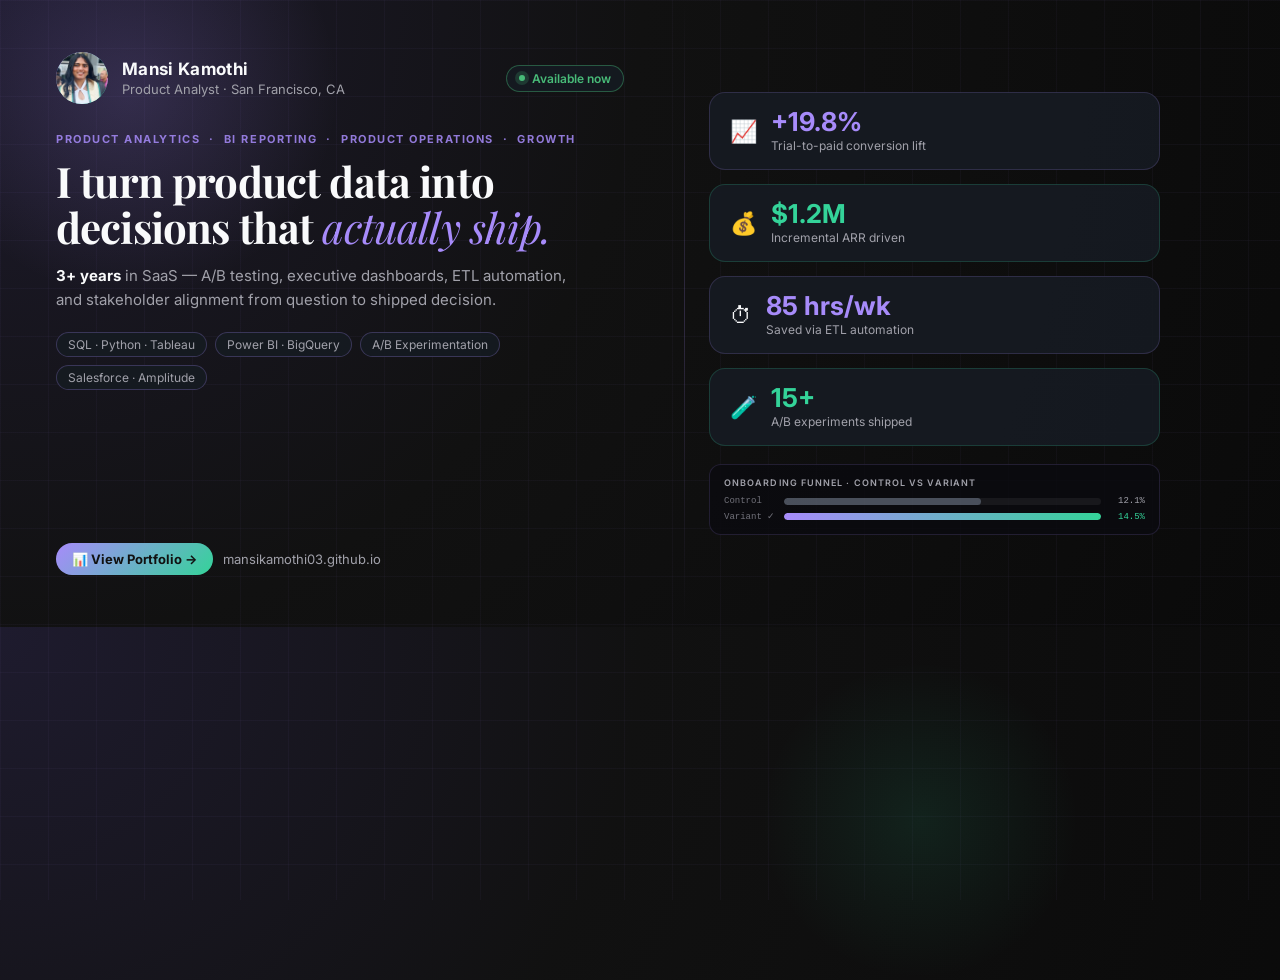
<file: linkedin-thumbnail.html>
<!DOCTYPE html>
<html lang="en">
<head>
  <meta charset="UTF-8" />
  <meta name="viewport" content="width=1200" />
  <title>LinkedIn Thumbnail – Mansi Kamothi</title>
  <link href="https://fonts.googleapis.com/css2?family=Playfair+Display:ital,wght@0,700;1,400&family=Inter:wght@400;500;600;700&display=swap" rel="stylesheet" />
  <style>
    * { box-sizing: border-box; margin: 0; padding: 0; }

    body {
      width: 1200px;
      height: 627px;
      overflow: hidden;
      font-family: 'Inter', system-ui, sans-serif;
      background: radial-gradient(circle at top left, #1e1b2e 0%, #111111 45%, #0a0a0a 100%);
      color: #f9fafb;
      -webkit-font-smoothing: antialiased;
    }

    /* Subtle grid overlay */
    body::before {
      content: "";
      position: absolute;
      inset: 0;
      background-image:
        linear-gradient(rgba(167,139,250,0.04) 1px, transparent 1px),
        linear-gradient(90deg, rgba(167,139,250,0.04) 1px, transparent 1px);
      background-size: 48px 48px;
      pointer-events: none;
    }

    /* Glow blobs */
    .blob-1 {
      position: absolute;
      width: 420px; height: 420px;
      border-radius: 50%;
      background: radial-gradient(circle, rgba(167,139,250,0.18) 0%, transparent 70%);
      top: -120px; left: -80px;
      pointer-events: none;
    }
    .blob-2 {
      position: absolute;
      width: 320px; height: 320px;
      border-radius: 50%;
      background: radial-gradient(circle, rgba(52,211,153,0.1) 0%, transparent 70%);
      bottom: -80px; right: 200px;
      pointer-events: none;
    }

    .container {
      position: relative;
      width: 1200px;
      height: 627px;
      display: flex;
      align-items: stretch;
      z-index: 1;
    }

    /* ── LEFT PANEL ── */
    .left {
      flex: 0 0 680px;
      padding: 52px 56px;
      display: flex;
      flex-direction: column;
      justify-content: space-between;
    }

    .top-row {
      display: flex;
      align-items: center;
      gap: 14px;
    }

    .avatar {
      width: 52px; height: 52px;
      border-radius: 50%;
      background: linear-gradient(135deg, #a78bfa, #34d399);
      display: flex; align-items: center; justify-content: center;
      font-size: 22px; font-weight: 700; color: #111;
      flex-shrink: 0;
      overflow: hidden;
    }
    .avatar img {
      width: 100%; height: 100%; object-fit: cover; object-position: center 15%;
    }

    .name-block {}
    .name {
      font-size: 17px; font-weight: 700; letter-spacing: 0.02em;
      color: #f9fafb;
    }
    .title-line {
      font-size: 13px; color: #a1a1aa; margin-top: 2px;
    }

    .available-chip {
      margin-left: auto;
      display: inline-flex; align-items: center; gap: 7px;
      font-size: 12px; padding: 5px 12px; border-radius: 999px;
      background: rgba(22,27,34,0.9);
      border: 1px solid rgba(72,187,120,0.4);
      color: #48bb78; font-weight: 600;
    }
    .chip-dot {
      width: 6px; height: 6px; border-radius: 50%;
      background: #48bb78;
      box-shadow: 0 0 0 4px rgba(72,187,120,0.2);
    }

    .hero-text {
      margin-top: 28px;
    }

    .positioning {
      font-size: 11px; font-weight: 700; letter-spacing: 0.14em;
      text-transform: uppercase; color: #a78bfa; opacity: 0.85;
      margin-bottom: 12px;
    }

    .headline {
      font-family: 'Playfair Display', Georgia, serif;
      font-size: 42px; font-weight: 700;
      line-height: 1.1; letter-spacing: -0.02em;
      color: #f9fafb;
    }
    .headline em {
      font-style: italic; font-weight: 400; color: #a78bfa;
    }

    .subtitle {
      font-size: 15px; color: #a1a1aa; line-height: 1.6;
      margin-top: 14px; max-width: 520px;
    }
    .subtitle strong { color: #f9fafb; }

    .tags {
      display: flex; flex-wrap: wrap; gap: 8px; margin-top: 20px;
    }
    .tag {
      padding: 4px 11px; border-radius: 999px;
      border: 1px solid rgba(167,139,250,0.25);
      color: #a1a1aa; font-size: 12px;
      background: rgba(22,27,34,0.9);
    }

    .url-row {
      display: flex; align-items: center; gap: 10px; margin-top: 24px;
    }
    .url-badge {
      display: inline-flex; align-items: center; gap: 8px;
      padding: 8px 16px; border-radius: 999px;
      background: linear-gradient(135deg, #a78bfa, #34d399);
      color: #111; font-size: 13px; font-weight: 700;
    }
    .url-ghost {
      font-size: 13px; color: #a1a1aa;
    }

    /* ── RIGHT PANEL ── */
    .right {
      flex: 1;
      padding: 40px 40px 40px 20px;
      display: flex;
      flex-direction: column;
      gap: 14px;
      justify-content: center;
    }

    .metric-card {
      background: rgba(22,27,34,0.92);
      border: 1px solid rgba(167,139,250,0.18);
      border-radius: 16px;
      padding: 16px 20px;
      display: flex; align-items: center; gap: 14px;
      transition: border-color 0.2s;
    }

    .metric-icon { font-size: 22px; flex-shrink: 0; }
    .metric-val {
      font-size: 26px; font-weight: 700; color: #a78bfa;
      line-height: 1;
    }
    .metric-lbl { font-size: 12px; color: #a1a1aa; margin-top: 3px; }

    .metric-card.green { border-color: rgba(52,211,153,0.2); }
    .metric-card.green .metric-val { color: #34d399; }

    .divider {
      width: 1px;
      background: linear-gradient(to bottom, transparent, rgba(167,139,250,0.2), transparent);
      align-self: stretch;
      margin: 0 4px;
    }

    /* Mini dashboard preview */
    .mini-dash {
      background: rgba(10,10,15,0.8);
      border: 1px solid rgba(167,139,250,0.15);
      border-radius: 12px;
      padding: 12px 14px;
      margin-top: 4px;
    }
    .mini-dash-label {
      font-size: 9px; letter-spacing: 0.12em; text-transform: uppercase;
      color: #a1a1aa; margin-bottom: 8px; font-weight: 600;
    }
    .mini-bars { display: flex; flex-direction: column; gap: 5px; }
    .mini-bar-row { display: flex; align-items: center; gap: 8px; }
    .mini-bar-label { font-size: 9px; color: #71717a; width: 52px; flex-shrink: 0; font-family: monospace; }
    .mini-bar-track { flex: 1; height: 7px; border-radius: 999px; background: rgba(255,255,255,0.06); overflow: hidden; }
    .mini-bar-fill { height: 100%; border-radius: 999px; }
    .mini-bar-val { font-size: 9px; color: #a1a1aa; width: 36px; text-align: right; font-family: monospace; }
  </style>
</head>
<body>
  <div class="blob-1"></div>
  <div class="blob-2"></div>

  <div class="container">
    <!-- LEFT -->
    <div class="left">
      <div>
        <div class="top-row">
          <div class="avatar">
            <img src="mansi.jpeg" alt="Mansi" onerror="this.style.display='none';this.parentElement.textContent='MK'" />
          </div>
          <div class="name-block">
            <div class="name">Mansi Kamothi</div>
            <div class="title-line">Product Analyst · San Francisco, CA</div>
          </div>
          <div class="available-chip">
            <span class="chip-dot"></span>
            Available now
          </div>
        </div>

        <div class="hero-text">
          <div class="positioning">Product Analytics &nbsp;·&nbsp; BI Reporting &nbsp;·&nbsp; Product Operations &nbsp;·&nbsp; Growth</div>
          <h1 class="headline">I turn product data into<br>decisions that <em>actually ship.</em></h1>
          <p class="subtitle">
            <strong>3+ years</strong> in SaaS — A/B testing, executive dashboards, ETL automation, and stakeholder alignment from question to shipped decision.
          </p>
          <div class="tags">
            <span class="tag">SQL · Python · Tableau</span>
            <span class="tag">Power BI · BigQuery</span>
            <span class="tag">A/B Experimentation</span>
            <span class="tag">Salesforce · Amplitude</span>
          </div>
        </div>
      </div>

      <div class="url-row">
        <div class="url-badge">📊 View Portfolio →</div>
        <span class="url-ghost">mansikamothi03.github.io</span>
      </div>
    </div>

    <div class="divider"></div>

    <!-- RIGHT -->
    <div class="right">
      <div class="metric-card">
        <div class="metric-icon">📈</div>
        <div>
          <div class="metric-val">+19.8%</div>
          <div class="metric-lbl">Trial-to-paid conversion lift</div>
        </div>
      </div>
      <div class="metric-card green">
        <div class="metric-icon">💰</div>
        <div>
          <div class="metric-val">$1.2M</div>
          <div class="metric-lbl">Incremental ARR driven</div>
        </div>
      </div>
      <div class="metric-card">
        <div class="metric-icon">⏱</div>
        <div>
          <div class="metric-val">85 hrs/wk</div>
          <div class="metric-lbl">Saved via ETL automation</div>
        </div>
      </div>
      <div class="metric-card green">
        <div class="metric-icon">🧪</div>
        <div>
          <div class="metric-val">15+</div>
          <div class="metric-lbl">A/B experiments shipped</div>
        </div>
      </div>

      <!-- Mini funnel preview -->
      <div class="mini-dash">
        <div class="mini-dash-label">Onboarding funnel · Control vs Variant</div>
        <div class="mini-bars">
          <div class="mini-bar-row">
            <div class="mini-bar-label">Control</div>
            <div class="mini-bar-track"><div class="mini-bar-fill" style="width:62%;background:rgba(148,163,184,0.4)"></div></div>
            <div class="mini-bar-val">12.1%</div>
          </div>
          <div class="mini-bar-row">
            <div class="mini-bar-label">Variant ✓</div>
            <div class="mini-bar-track"><div class="mini-bar-fill" style="width:100%;background:linear-gradient(90deg,#a78bfa,#34d399)"></div></div>
            <div class="mini-bar-val" style="color:#34d399">14.5%</div>
          </div>
        </div>
      </div>
    </div>
  </div>
</body>
</html>
</file>
